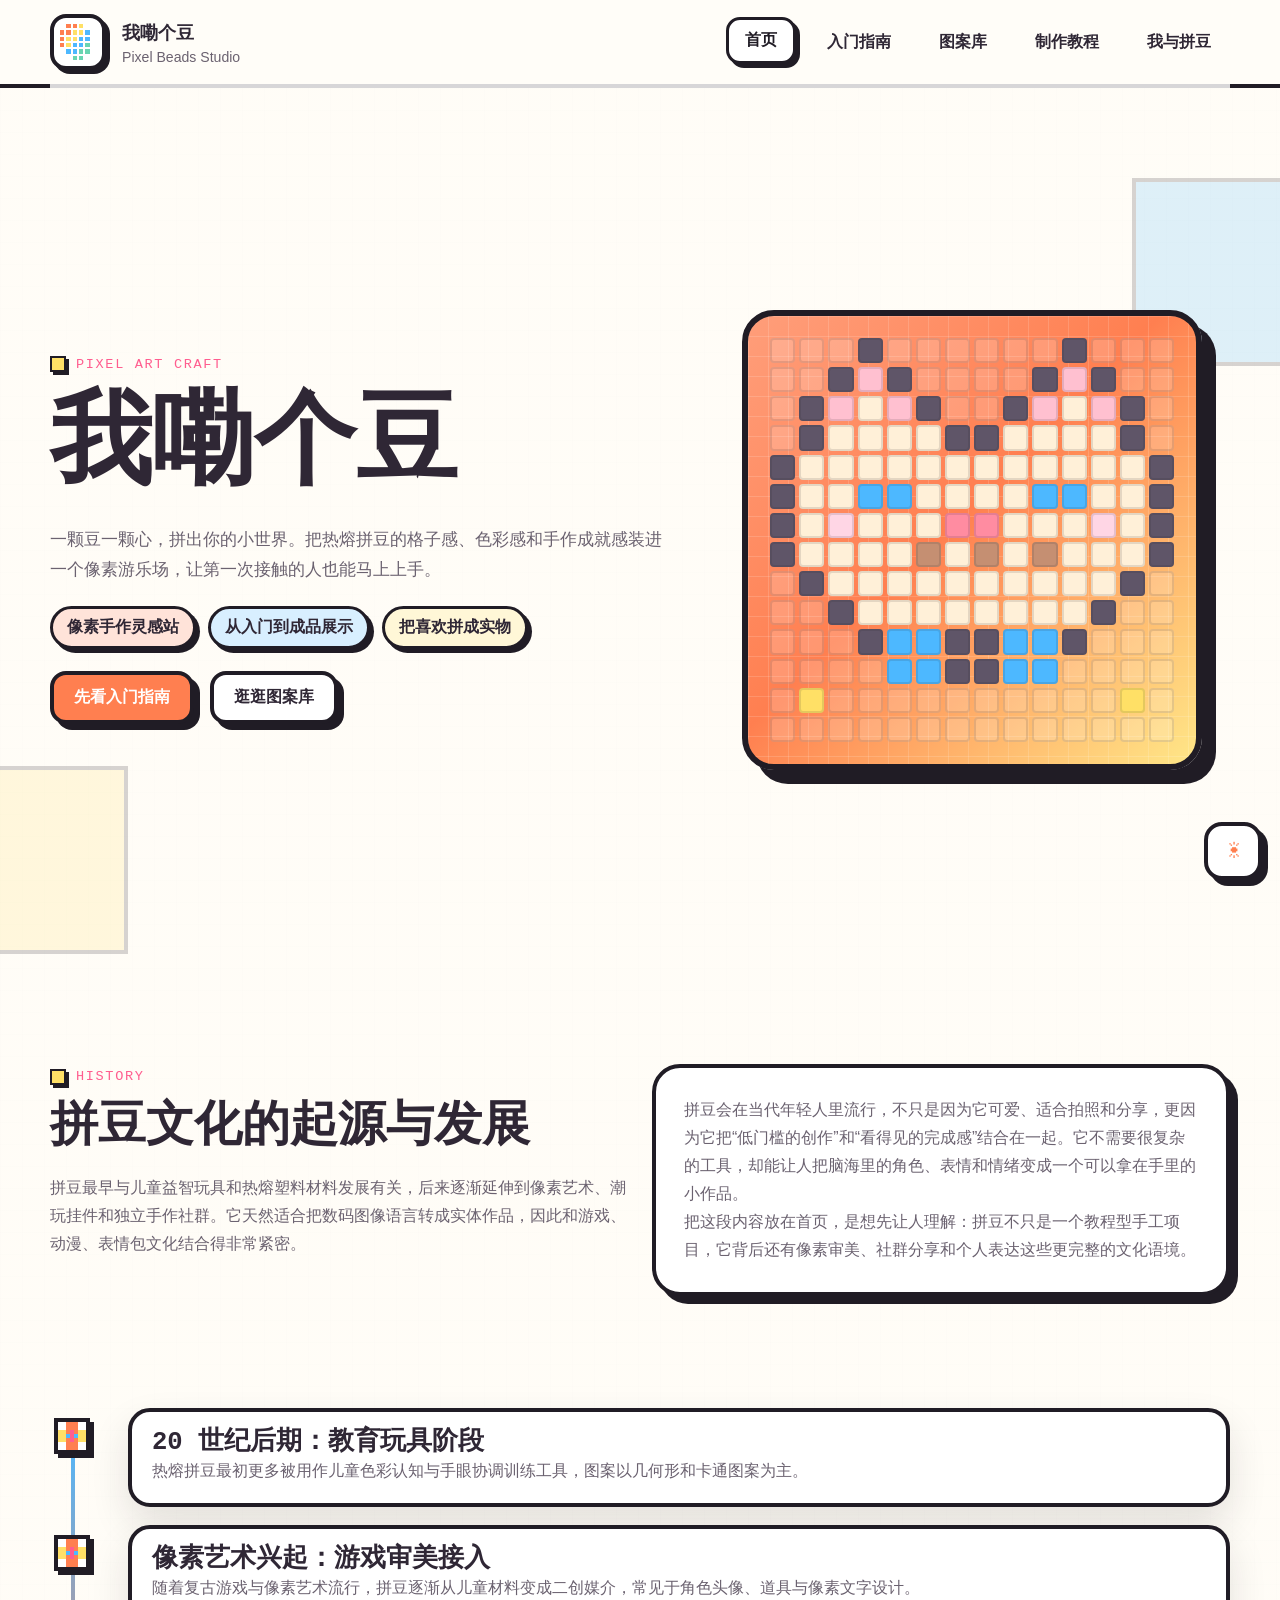
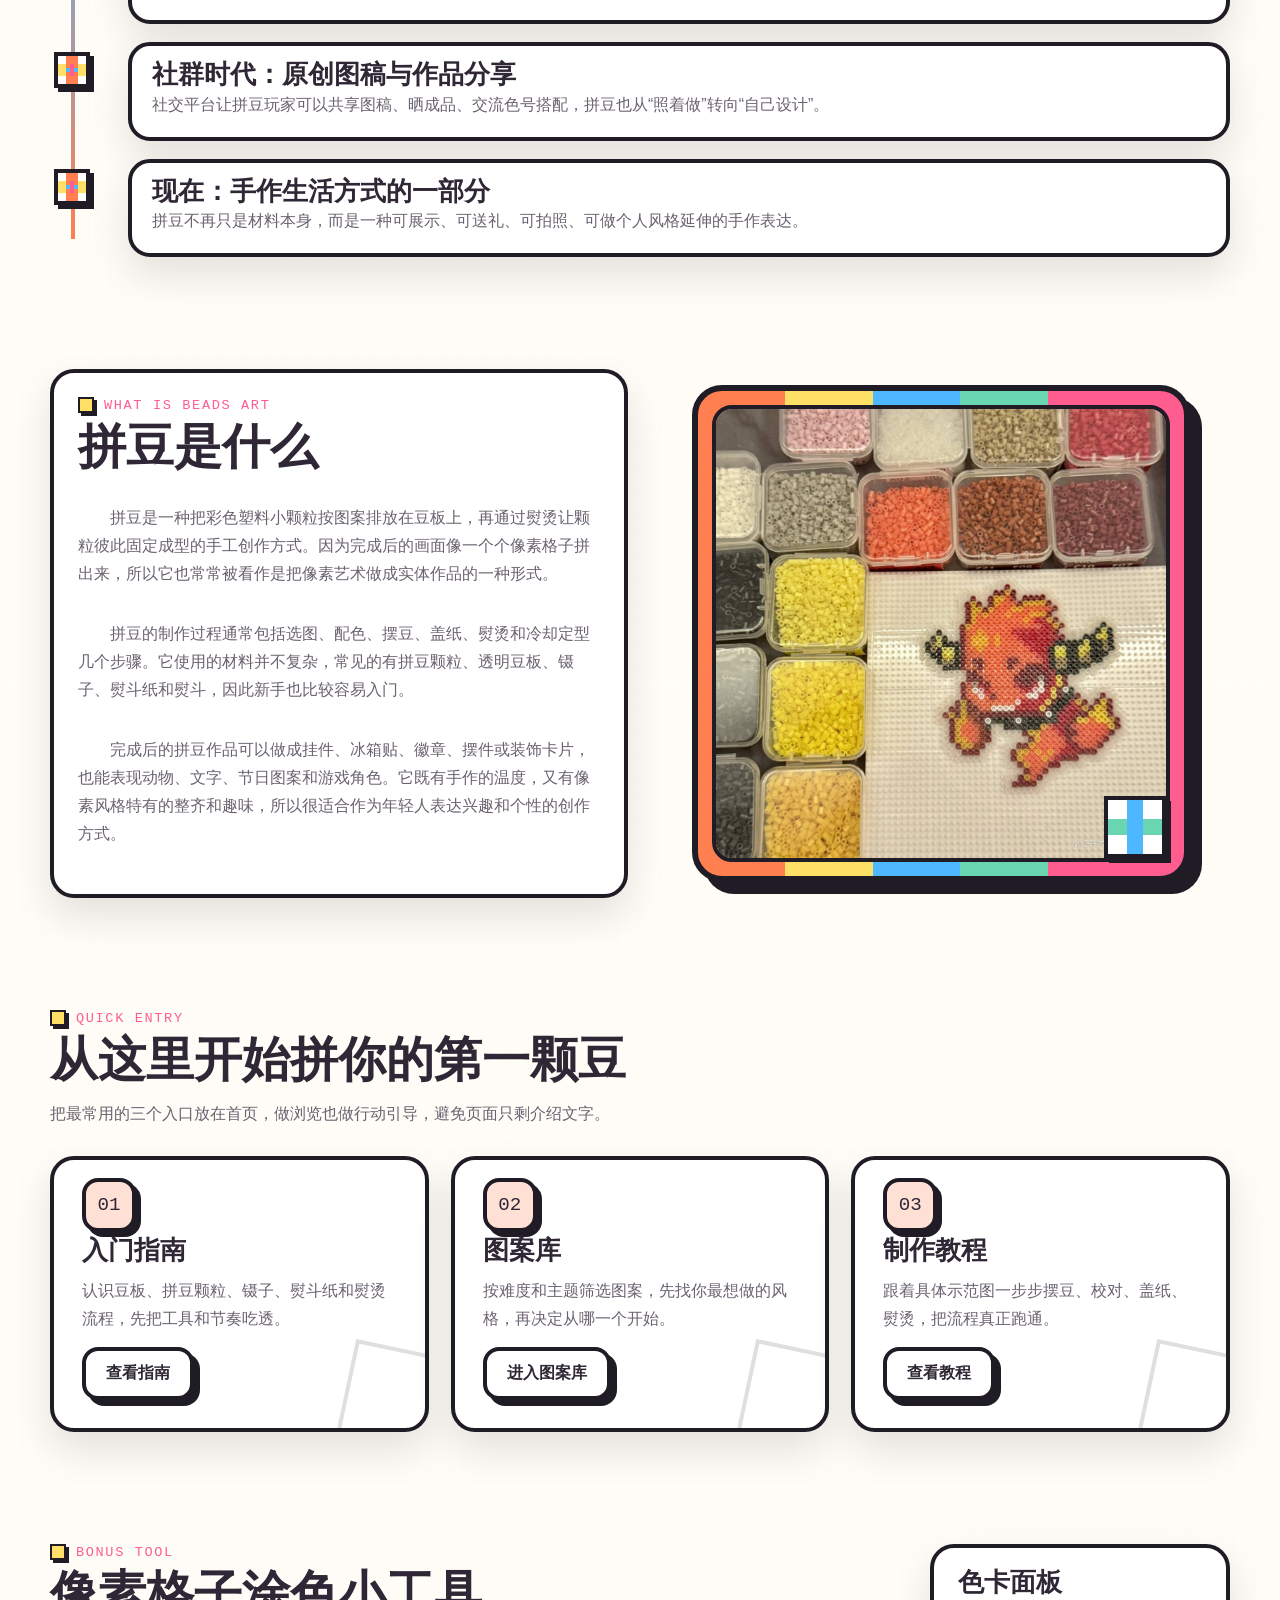
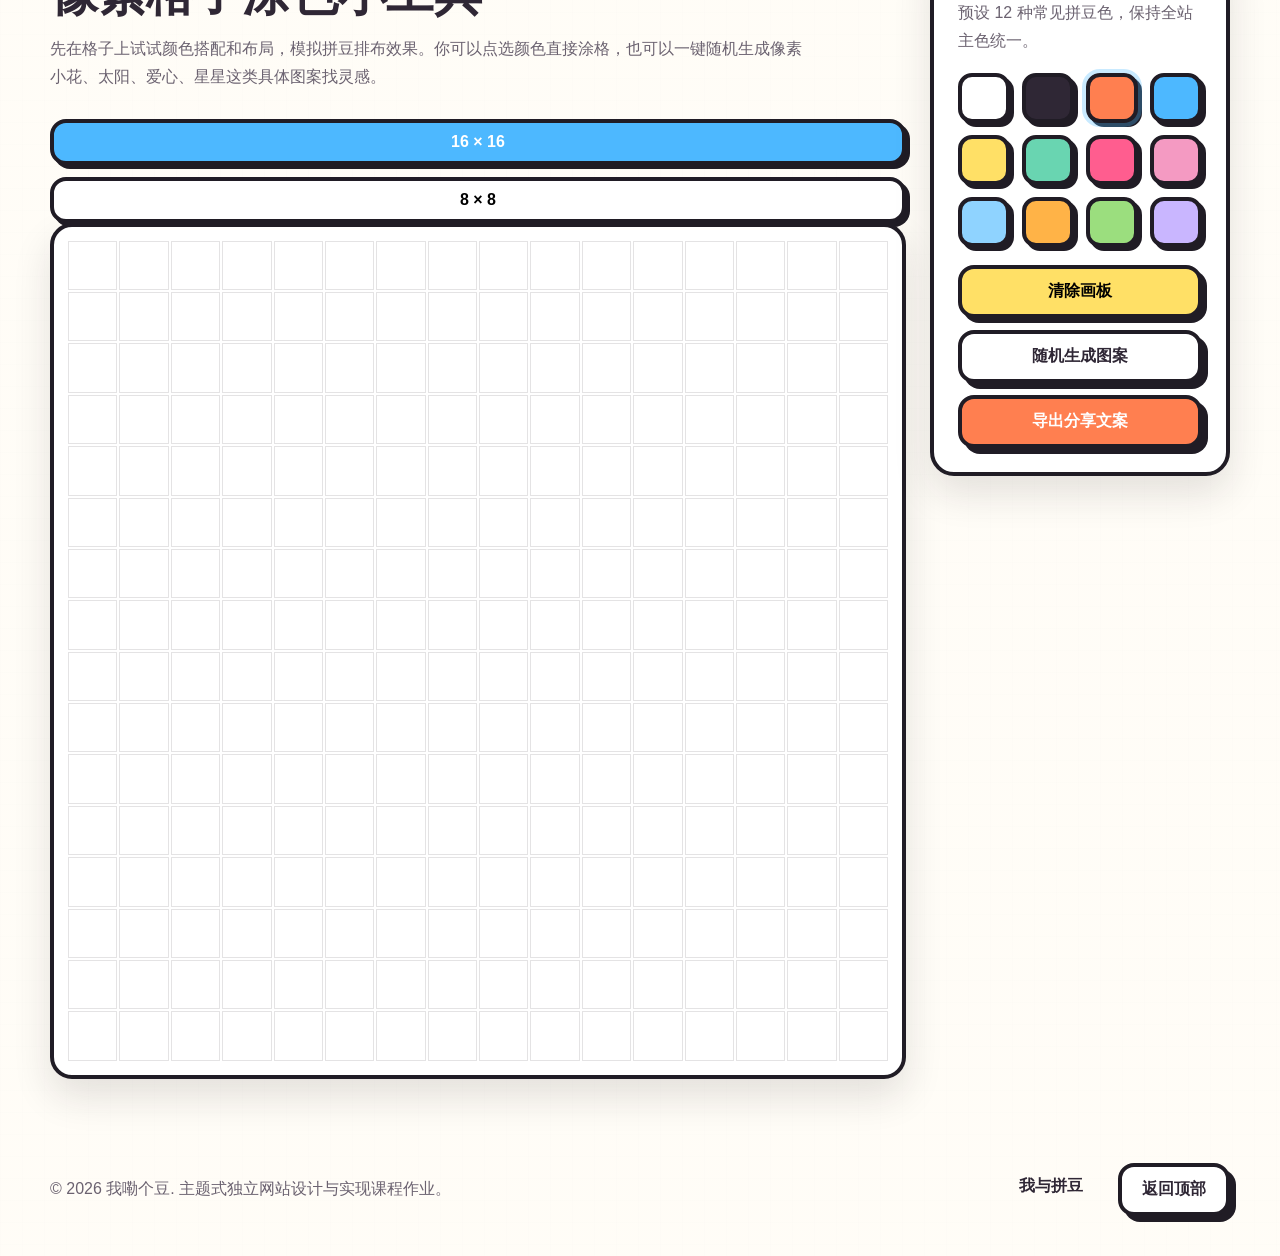
<file: index.html>
﻿<!DOCTYPE html>
<html lang="zh-CN" data-theme="light">
<head>
  <meta charset="UTF-8">
  <meta name="viewport" content="width=device-width, initial-scale=1.0">
  <title>我嘞个豆 | 拼豆手作主题站</title>
  <meta name="description" content="我嘞个豆是一个像素风拼豆手作主题静态网站，包含入门指南、图案库、教程与拼豆文化内容。">
  <link rel="stylesheet" href="css/style.css">
  <link rel="stylesheet" href="css/components.css">
  <link rel="stylesheet" href="css/animations.css">
</head>
<body data-page="home">
  <header class="site-header" aria-label="网站顶部导航">
    <div class="container nav-shell">
      <a class="brand" href="index.html" data-transition aria-label="返回网站首页">
        <span class="brand-mark" aria-hidden="true">
          <span></span><span class="logo-a"></span><span class="logo-a"></span><span class="logo-b"></span><span></span><span></span>
          <span class="logo-a"></span><span class="logo-a"></span><span class="logo-b"></span><span class="logo-b"></span><span class="logo-c"></span><span></span>
          <span class="logo-a"></span><span class="logo-b"></span><span class="logo-b"></span><span class="logo-c"></span><span class="logo-c"></span><span></span>
          <span class="logo-a"></span><span class="logo-b"></span><span class="logo-c"></span><span class="logo-c"></span><span class="logo-d"></span><span></span>
          <span></span><span class="logo-c"></span><span class="logo-c"></span><span class="logo-d"></span><span class="logo-d"></span><span></span>
          <span></span><span></span><span class="logo-d"></span><span class="logo-d"></span><span></span><span></span>
        </span>
        <span class="brand-text">
          <span class="brand-title">我嘞个豆</span>
          <span class="brand-subtitle">Pixel Beads Studio</span>
        </span>
      </a>
      <div class="nav-actions">
        <button class="nav-toggle" type="button" data-nav-toggle aria-label="切换导航菜单" aria-expanded="false">
          <span class="nav-toggle__bar"></span>
        </button>
      </div>
      <nav class="site-nav" aria-label="主导航">
        <a class="nav-link" href="index.html" data-nav="home" data-transition>首页</a>
        <a class="nav-link" href="guide.html" data-nav="guide" data-transition>入门指南</a>
        <a class="nav-link" href="gallery.html" data-nav="gallery" data-transition>图案库</a>
        <a class="nav-link" href="tutorial.html" data-nav="tutorial" data-transition>制作教程</a>
        <a class="nav-link" href="about.html" data-nav="about" data-transition>我与拼豆</a>
      </nav>
      <div class="scroll-progress" aria-hidden="true">
        <span class="scroll-progress__bar" data-scroll-bar></span>
      </div>
    </div>
  </header>

  <button class="theme-toggle" type="button" data-theme-toggle aria-label="切换网站主题"></button>

  <main>
    <section class="hero-shell" aria-label="首页主视觉区域">
      <div class="container hero-grid">
        <div class="hero-copy reveal">
          <span class="kicker">Pixel Art Craft</span>
          <h1>我嘞个豆</h1>
          <p>一颗豆一颗心，拼出你的小世界。把热熔拼豆的格子感、色彩感和手作成就感装进一个像素游乐场，让第一次接触的人也能马上上手。</p>
          <div class="stats-row" aria-label="网站亮点">
            <span class="pixel-badge" data-tone="primary">像素手作灵感站</span>
            <span class="pixel-badge" data-tone="secondary">从入门到成品展示</span>
            <span class="pixel-badge" data-tone="accent">把喜欢拼成实物</span>
          </div>
          <div class="hero-actions">
            <a class="pixel-button" href="guide.html" data-transition>先看入门指南</a>
            <a class="ghost-button" href="gallery.html" data-transition>逛逛图案库</a>
          </div>
        </div>
        <div class="hero-art reveal reveal-delay-2" aria-label="像素风主题装饰图">
          <div class="pixel-stage floaty">
            <div class="pixel-mosaic" aria-hidden="true">
              <!-- 第1行：耳朵尖 -->
              <span></span><span></span><span></span><span class="cat-outline"></span><span></span><span></span><span></span><span></span><span></span><span></span><span class="cat-outline"></span><span></span><span></span><span></span>
              <!-- 第2行：耳朵外轮廓 -->
              <span></span><span></span><span class="cat-outline"></span><span class="cat-ear"></span><span class="cat-outline"></span><span></span><span></span><span></span><span></span><span class="cat-outline"></span><span class="cat-ear"></span><span class="cat-outline"></span><span></span><span></span>
              <!-- 第3行：耳朵内侧 -->
              <span></span><span class="cat-outline"></span><span class="cat-ear"></span><span class="cat-fur"></span><span class="cat-ear"></span><span class="cat-outline"></span><span></span><span></span><span class="cat-outline"></span><span class="cat-ear"></span><span class="cat-fur"></span><span class="cat-ear"></span><span class="cat-outline"></span><span></span>
              <!-- 第4行：头顶 -->
              <span></span><span class="cat-outline"></span><span class="cat-fur"></span><span class="cat-fur"></span><span class="cat-fur"></span><span class="cat-fur"></span><span class="cat-outline"></span><span class="cat-outline"></span><span class="cat-fur"></span><span class="cat-fur"></span><span class="cat-fur"></span><span class="cat-fur"></span><span class="cat-outline"></span><span></span>
              <!-- 第5行：圆脸上半部分 -->
              <span class="cat-outline"></span><span class="cat-fur"></span><span class="cat-fur"></span><span class="cat-fur"></span><span class="cat-fur"></span><span class="cat-fur"></span><span class="cat-fur"></span><span class="cat-fur"></span><span class="cat-fur"></span><span class="cat-fur"></span><span class="cat-fur"></span><span class="cat-fur"></span><span class="cat-fur"></span><span class="cat-outline"></span>
              <!-- 第6行：眼睛和高光 -->
              <span class="cat-outline"></span><span class="cat-fur"></span><span class="cat-fur"></span><span class="cat-eye twinkle delay-1"></span><span class="cat-eye"></span><span class="cat-fur"></span><span class="cat-fur"></span><span class="cat-fur"></span><span class="cat-fur"></span><span class="cat-eye"></span><span class="cat-eye twinkle delay-3"></span><span class="cat-fur"></span><span class="cat-fur"></span><span class="cat-outline"></span>
              <!-- 第7行：脸颊和鼻子 -->
              <span class="cat-outline"></span><span class="cat-fur"></span><span class="cat-cheek"></span><span class="cat-fur"></span><span class="cat-fur"></span><span class="cat-fur"></span><span class="cat-nose twinkle delay-2"></span><span class="cat-nose"></span><span class="cat-fur"></span><span class="cat-fur"></span><span class="cat-fur"></span><span class="cat-cheek"></span><span class="cat-fur"></span><span class="cat-outline"></span>
              <!-- 第8行：嘴巴 -->
              <span class="cat-outline"></span><span class="cat-fur"></span><span class="cat-fur"></span><span class="cat-fur"></span><span class="cat-fur"></span><span class="cat-mouth"></span><span class="cat-fur"></span><span class="cat-mouth"></span><span class="cat-fur"></span><span class="cat-mouth"></span><span class="cat-fur"></span><span class="cat-fur"></span><span class="cat-fur"></span><span class="cat-outline"></span>
              <!-- 第9行：圆脸下半部分 -->
              <span></span><span class="cat-outline"></span><span class="cat-fur"></span><span class="cat-fur"></span><span class="cat-fur"></span><span class="cat-fur"></span><span class="cat-fur"></span><span class="cat-fur"></span><span class="cat-fur"></span><span class="cat-fur"></span><span class="cat-fur"></span><span class="cat-fur"></span><span class="cat-outline"></span><span></span>
              <!-- 第10行：下巴收口 -->
              <span></span><span></span><span class="cat-outline"></span><span class="cat-fur"></span><span class="cat-fur"></span><span class="cat-fur"></span><span class="cat-fur"></span><span class="cat-fur"></span><span class="cat-fur"></span><span class="cat-fur"></span><span class="cat-fur"></span><span class="cat-outline"></span><span></span><span></span>
              <!-- 第11行：小领结 -->
              <span></span><span></span><span></span><span class="cat-outline"></span><span class="tone-b"></span><span class="tone-b"></span><span class="cat-outline"></span><span class="cat-outline"></span><span class="tone-b"></span><span class="tone-b"></span><span class="cat-outline"></span><span></span><span></span><span></span>
              <!-- 第12行：领结下沿 -->
              <span></span><span></span><span></span><span></span><span class="tone-b"></span><span class="tone-b"></span><span class="cat-outline"></span><span class="cat-outline"></span><span class="tone-b"></span><span class="tone-b"></span><span></span><span></span><span></span><span></span>
              <!-- 第13行：装饰星点 -->
              <span></span><span class="tone-c twinkle delay-4"></span><span></span><span></span><span></span><span></span><span></span><span></span><span></span><span></span><span></span><span></span><span class="tone-c twinkle delay-1"></span><span></span>
              <!-- 第14行：留白 -->
              <span></span><span></span><span></span><span></span><span></span><span></span><span></span><span></span><span></span><span></span><span></span><span></span><span></span><span></span>
            </div>
          </div>
        </div>
      </div>
    </section>

    <section aria-label="拼豆文化导语">
      <div class="container grid-2">
        <div class="section-head reveal">
          <span class="kicker">History</span>
          <h2>拼豆文化的起源与发展</h2>
          <p>拼豆最早与儿童益智玩具和热熔塑料材料发展有关，后来逐渐延伸到像素艺术、潮玩挂件和独立手作社群。它天然适合把数码图像语言转成实体作品，因此和游戏、动漫、表情包文化结合得非常紧密。</p>
        </div>
        <div class="callout-panel reveal reveal-delay-2">
          <p>拼豆会在当代年轻人里流行，不只是因为它可爱、适合拍照和分享，更因为它把“低门槛的创作”和“看得见的完成感”结合在一起。它不需要很复杂的工具，却能让人把脑海里的角色、表情和情绪变成一个可以拿在手里的小作品。</p>
          <p>把这段内容放在首页，是想先让人理解：拼豆不只是一个教程型手工项目，它背后还有像素审美、社群分享和个人表达这些更完整的文化语境。</p>
        </div>
      </div>
    </section>

    <section aria-label="拼豆文化时间轴">
      <div class="container">
        <div class="timeline">
          <div class="timeline-item reveal">
            <span class="timeline-dot" aria-hidden="true"></span>
            <div class="timeline-card">
              <h3>20 世纪后期：教育玩具阶段</h3>
              <p>热熔拼豆最初更多被用作儿童色彩认知与手眼协调训练工具，图案以几何形和卡通图案为主。</p>
            </div>
          </div>
          <div class="timeline-item reveal reveal-delay-1">
            <span class="timeline-dot" aria-hidden="true"></span>
            <div class="timeline-card">
              <h3>像素艺术兴起：游戏审美接入</h3>
              <p>随着复古游戏与像素艺术流行，拼豆逐渐从儿童材料变成二创媒介，常见于角色头像、道具与像素文字设计。</p>
            </div>
          </div>
          <div class="timeline-item reveal reveal-delay-2">
            <span class="timeline-dot" aria-hidden="true"></span>
            <div class="timeline-card">
              <h3>社群时代：原创图稿与作品分享</h3>
              <p>社交平台让拼豆玩家可以共享图稿、晒成品、交流色号搭配，拼豆也从“照着做”转向“自己设计”。</p>
            </div>
          </div>
          <div class="timeline-item reveal reveal-delay-3">
            <span class="timeline-dot" aria-hidden="true"></span>
            <div class="timeline-card">
              <h3>现在：手作生活方式的一部分</h3>
              <p>拼豆不再只是材料本身，而是一种可展示、可送礼、可拍照、可做个人风格延伸的手作表达。</p>
            </div>
          </div>
        </div>
      </div>
    </section>

    <section aria-label="拼豆介绍区域">
      <div class="container grid-2">
        <article class="intro-card hover-lift reveal">
          <div class="section-head">
            <span class="kicker">What Is Beads Art</span>
            <h2>拼豆是什么</h2>
          </div>
          <div class="info-cluster intro-copy">
            <p>拼豆是一种把彩色塑料小颗粒按图案排放在豆板上，再通过熨烫让颗粒彼此固定成型的手工创作方式。因为完成后的画面像一个个像素格子拼出来，所以它也常常被看作是把像素艺术做成实体作品的一种形式。</p>
            <p>拼豆的制作过程通常包括选图、配色、摆豆、盖纸、熨烫和冷却定型几个步骤。它使用的材料并不复杂，常见的有拼豆颗粒、透明豆板、镊子、熨斗纸和熨斗，因此新手也比较容易入门。</p>
            <p>完成后的拼豆作品可以做成挂件、冰箱贴、徽章、摆件或装饰卡片，也能表现动物、文字、节日图案和游戏角色。它既有手作的温度，又有像素风格特有的整齐和趣味，所以很适合作为年轻人表达兴趣和个性的创作方式。</p>
          </div>
        </article>
        <figure class="image-card img-skeleton reveal reveal-delay-2">
          <img loading="lazy" src="images/banner/intro-main.jpg" alt="拼豆手作氛围图，展示拼豆材料和制作场景">
        </figure>
      </div>
    </section>

    <section aria-label="功能入口区域">
      <div class="container">
        <div class="section-head reveal">
          <span class="kicker">Quick Entry</span>
          <h2>从这里开始拼你的第一颗豆</h2>
          <p>把最常用的三个入口放在首页，做浏览也做行动引导，避免页面只剩介绍文字。</p>
        </div>
        <div class="entry-grid">
          <article class="entry-card card hover-lift reveal reveal-delay-1">
            <div class="entry-icon">01</div>
            <h3>入门指南</h3>
            <p>认识豆板、拼豆颗粒、镊子、熨斗纸和熨烫流程，先把工具和节奏吃透。</p>
            <a class="ghost-button" href="guide.html" data-transition>查看指南</a>
          </article>
          <article class="entry-card card hover-lift reveal reveal-delay-2">
            <div class="entry-icon">02</div>
            <h3>图案库</h3>
            <p>按难度和主题筛选图案，先找你最想做的风格，再决定从哪一个开始。</p>
            <a class="ghost-button" href="gallery.html" data-transition>进入图案库</a>
          </article>
          <article class="entry-card card hover-lift reveal reveal-delay-3">
            <div class="entry-icon">03</div>
            <h3>制作教程</h3>
            <p>跟着具体示范图一步步摆豆、校对、盖纸、熨烫，把流程真正跑通。</p>
            <a class="ghost-button" href="tutorial.html" data-transition>查看教程</a>
          </article>
        </div>
      </div>
    </section>

    <section aria-label="像素格子涂色工具区域">
      <div class="container tool-layout">
        <div class="reveal">
          <div class="section-head">
            <span class="kicker">Bonus Tool</span>
            <h2>像素格子涂色小工具</h2>
            <p>先在格子上试试颜色搭配和布局，模拟拼豆排布效果。你可以点选颜色直接涂格，也可以一键随机生成像素小花、太阳、爱心、星星这类具体图案找灵感。</p>
          </div>
          <div class="grid-switcher" data-grid-switcher aria-label="切换画板格子尺寸">
            <button class="grid-toggle is-active" type="button" data-grid-size="16">16 × 16</button>
            <button class="grid-toggle" type="button" data-grid-size="8">8 × 8</button>
          </div>
          <div class="pixel-tool-board" data-pixel-board aria-label="像素涂色板"></div>
        </div>
        <aside class="toolbox reveal reveal-delay-2">
          <div>
            <h3>色卡面板</h3>
            <p>预设 12 种常见拼豆色，保持全站主色统一。</p>
          </div>
          <div class="swatch-grid" data-pixel-palette></div>
          <div class="tool-controls">
            <button class="tool-button" type="button" data-tool-clear>清除画板</button>
            <button class="ghost-button" type="button" data-tool-random>随机生成图案</button>
            <button class="pixel-button" type="button" data-tool-export>导出分享文案</button>
          </div>
        </aside>
      </div>
    </section>
  </main>

  <div class="modal" data-export-modal aria-label="导出提示框" role="dialog" aria-modal="true">
    <div class="modal-card">
      <button class="export-close" type="button" data-export-close aria-label="关闭导出提示">×</button>
      <h3>像素画导出提示</h3>
      <p data-export-text>我用[0]种颜色画了一幅像素画！</p>
    </div>
  </div>

  <footer class="site-footer">
    <div class="container footer-meta">
      <p>© 2026 我嘞个豆. 主题式独立网站设计与实现课程作业。</p>
      <div class="inline-actions">
        <a class="nav-link" href="about.html" data-transition>我与拼豆</a>
        <button class="ghost-button" type="button" data-back-top>返回顶部</button>
      </div>
    </div>
  </footer>

  <script src="js/main.js"></script>
  <script src="js/pixel-tool.js"></script>
</body>
</html>
</file>
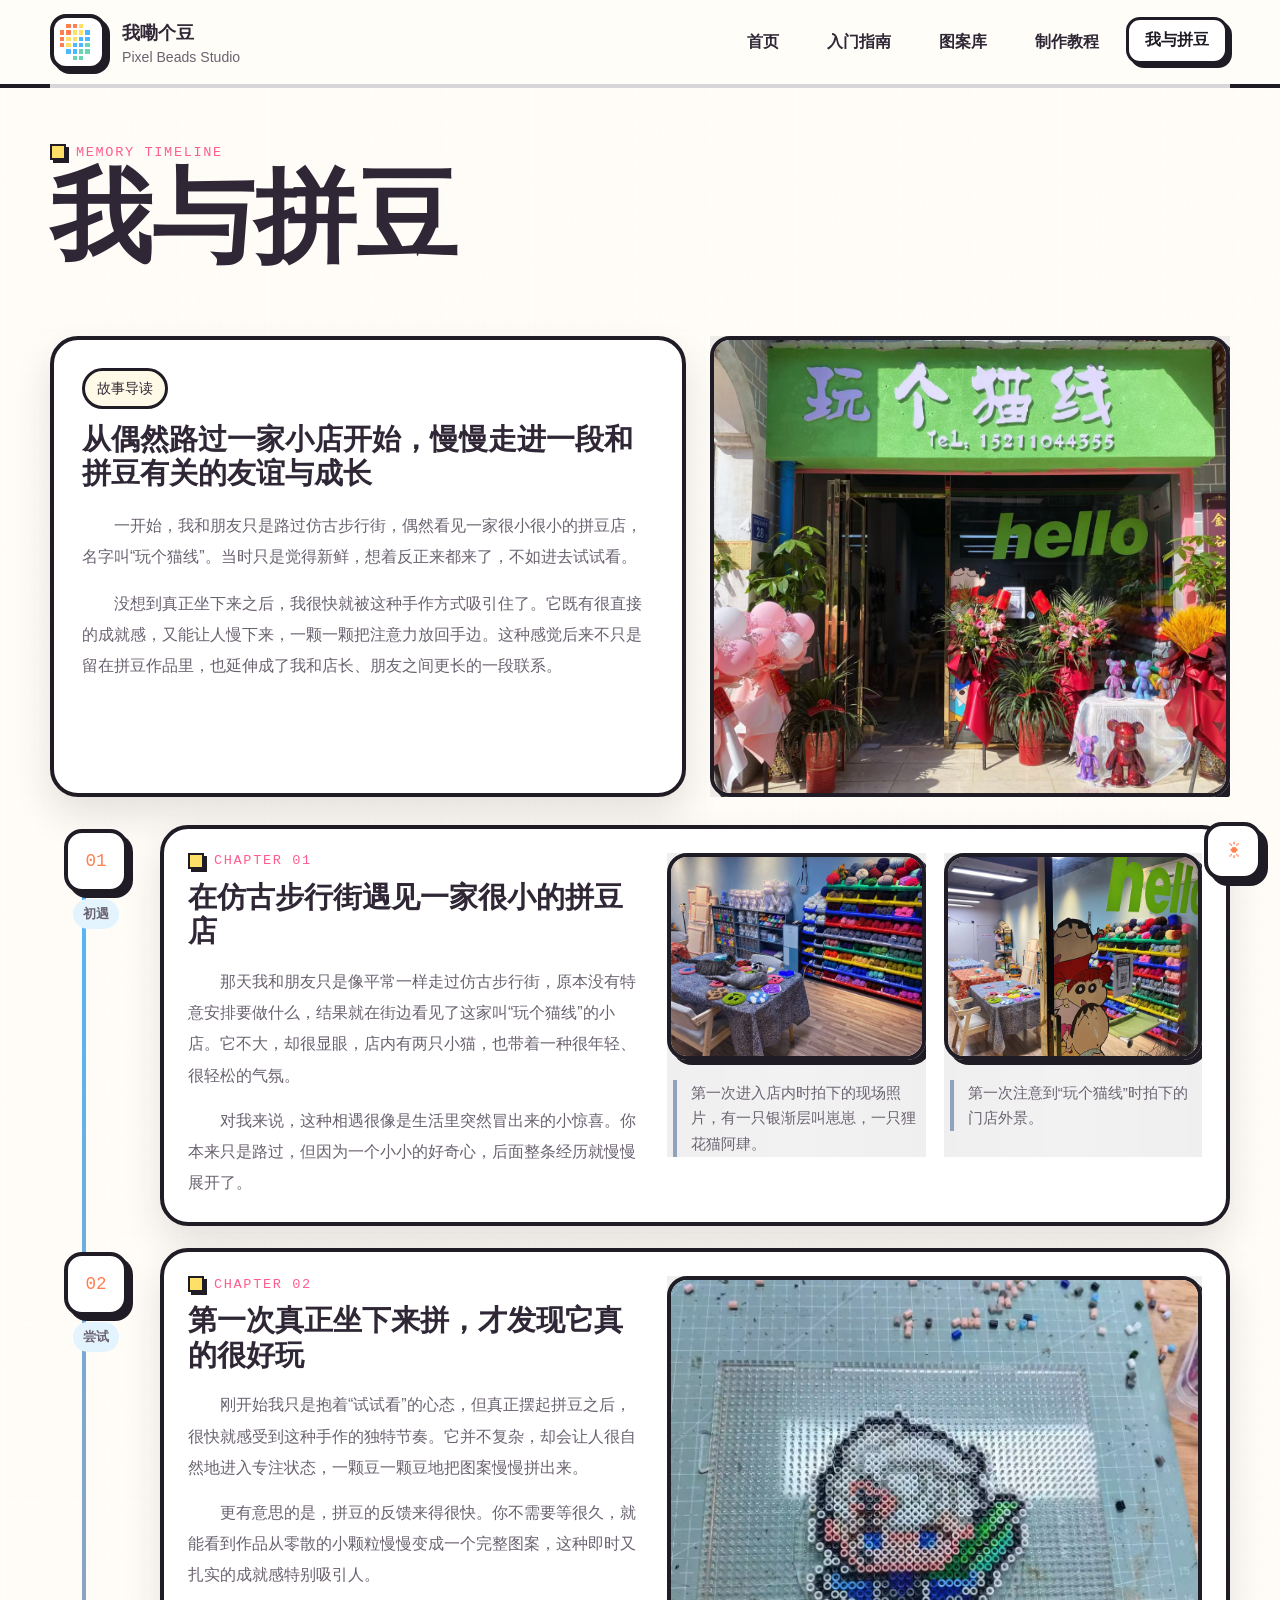
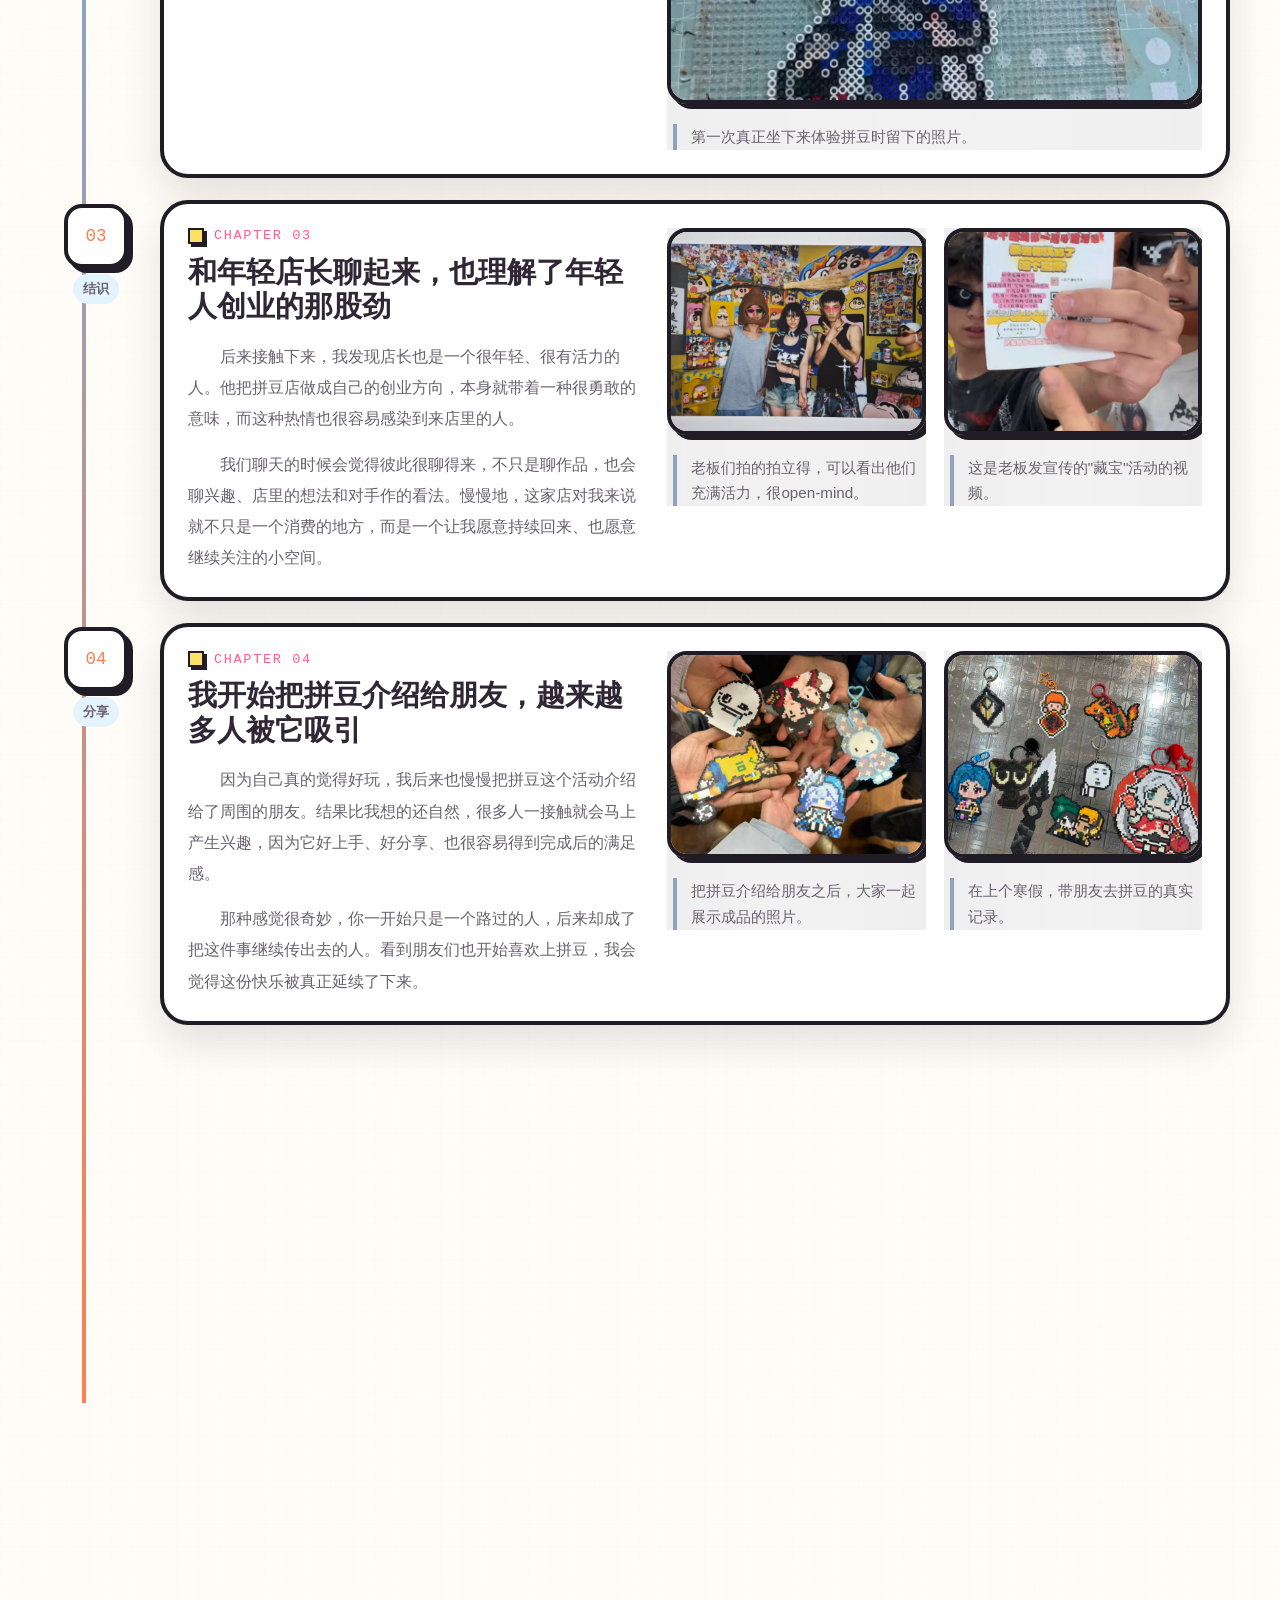
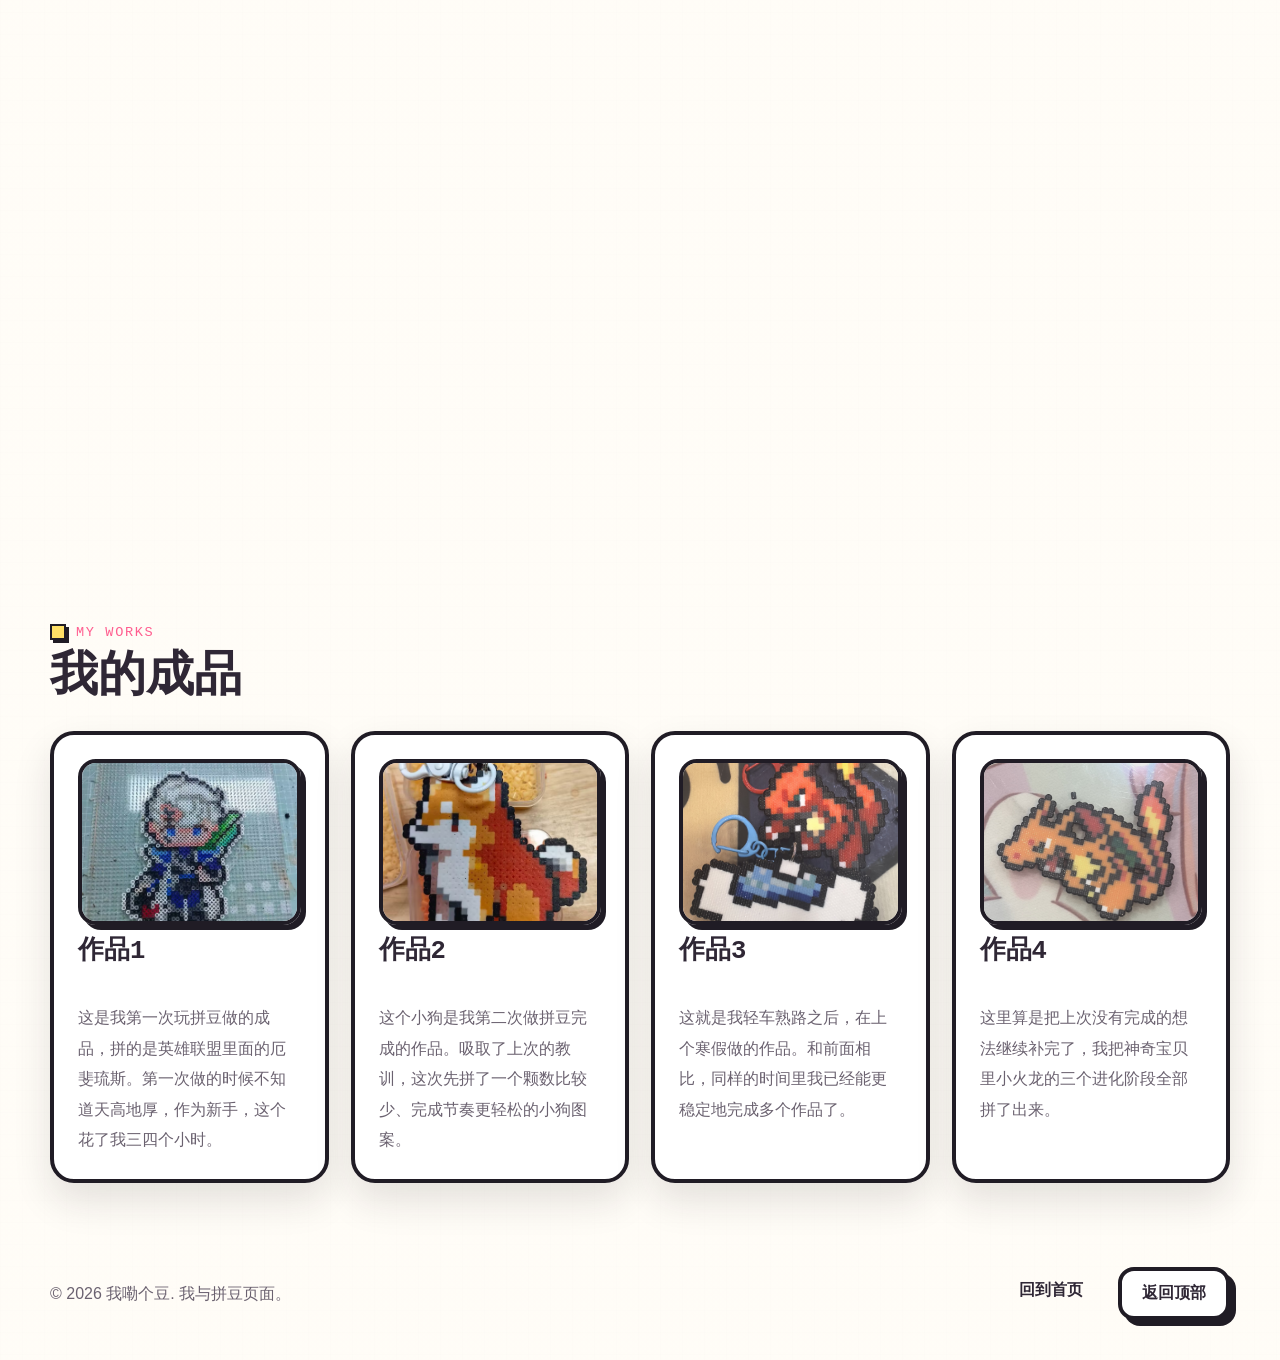
<file: about.html>
﻿<!DOCTYPE html>
<html lang="zh-CN" data-theme="light">
<head>
  <meta charset="UTF-8">
  <meta name="viewport" content="width=device-width, initial-scale=1.0">
  <title>我与拼豆 | 我嘞个豆</title>
  <meta name="description" content="按时间线记录我与拼豆的相遇、分享、成长与友谊故事。">
  <link rel="stylesheet" href="css/style.css">
  <link rel="stylesheet" href="css/components.css">
  <link rel="stylesheet" href="css/animations.css">
</head>
<body data-page="about">
  <header class="site-header" aria-label="网站顶部导航">
    <div class="container nav-shell">
      <a class="brand" href="index.html" data-transition aria-label="返回网站首页">
        <span class="brand-mark" aria-hidden="true">
          <span></span><span class="logo-a"></span><span class="logo-a"></span><span class="logo-b"></span><span></span><span></span>
          <span class="logo-a"></span><span class="logo-a"></span><span class="logo-b"></span><span class="logo-b"></span><span class="logo-c"></span><span></span>
          <span class="logo-a"></span><span class="logo-b"></span><span class="logo-b"></span><span class="logo-c"></span><span class="logo-c"></span><span></span>
          <span class="logo-a"></span><span class="logo-b"></span><span class="logo-c"></span><span class="logo-c"></span><span class="logo-d"></span><span></span>
          <span></span><span class="logo-c"></span><span class="logo-c"></span><span class="logo-d"></span><span class="logo-d"></span><span></span>
          <span></span><span></span><span class="logo-d"></span><span class="logo-d"></span><span></span><span></span>
        </span>
        <span class="brand-text">
          <span class="brand-title">我嘞个豆</span>
          <span class="brand-subtitle">Pixel Beads Studio</span>
        </span>
      </a>
      <div class="nav-actions">
        <button class="nav-toggle" type="button" data-nav-toggle aria-label="切换导航菜单" aria-expanded="false">
          <span class="nav-toggle__bar"></span>
        </button>
      </div>
      <nav class="site-nav" aria-label="主导航">
        <a class="nav-link" href="index.html" data-nav="home" data-transition>首页</a>
        <a class="nav-link" href="guide.html" data-nav="guide" data-transition>入门指南</a>
        <a class="nav-link" href="gallery.html" data-nav="gallery" data-transition>图案库</a>
        <a class="nav-link" href="tutorial.html" data-nav="tutorial" data-transition>制作教程</a>
        <a class="nav-link" href="about.html" data-nav="about" data-transition>我与拼豆</a>
      </nav>
      <div class="scroll-progress" aria-hidden="true">
        <span class="scroll-progress__bar" data-scroll-bar></span>
      </div>
    </div>
  </header>

  <button class="theme-toggle" type="button" data-theme-toggle aria-label="切换网站主题"></button>

  <main>
    <section aria-label="我与拼豆的故事时间线">
      <div class="container story-journey">
        <div class="section-head reveal">
          <span class="kicker">Memory Timeline</span>
          <h1>我与拼豆</h1>
         </div>

        <div class="story-lead reveal reveal-delay-1">
          <article class="story-lead__main">
            <span class="story-lead__tag">故事导读</span>
            <h2>从偶然路过一家小店开始，慢慢走进一段和拼豆有关的友谊与成长</h2>
            <p>一开始，我和朋友只是路过仿古步行街，偶然看见一家很小很小的拼豆店，名字叫“玩个猫线”。当时只是觉得新鲜，想着反正来都来了，不如进去试试看。</p>
            <p>没想到真正坐下来之后，我很快就被这种手作方式吸引住了。它既有很直接的成就感，又能让人慢下来，一颗一颗把注意力放回手边。这种感觉后来不只是留在拼豆作品里，也延伸成了我和店长、朋友之间更长的一段联系。</p>
          </article>

          <figure class="story-film story-film--single" aria-label="故事导览图片区">
            <figure class="journey-shot img-skeleton">
              <img class="journey-photo journey-photo--tall" loading="lazy" src="images/我与拼豆/店铺门面.jpg" alt="玩个猫线店铺门头照片">
            </figure>
          </figure>
        </div>
        <div class="journey-timeline" aria-label="我与拼豆的时间线故事">
          <article class="journey-item reveal">
            <div class="journey-index" aria-hidden="true">
              <span>01</span>
              <small>初遇</small>
            </div>
            <div class="journey-card">
              <div class="journey-copy">
                <span class="kicker">Chapter 01</span>
                <h2>在仿古步行街遇见一家很小的拼豆店</h2>
                <p>那天我和朋友只是像平常一样走过仿古步行街，原本没有特意安排要做什么，结果就在街边看见了这家叫“玩个猫线”的小店。它不大，却很显眼，店内有两只小猫，也带着一种很年轻、很轻松的气氛。</p>
                <p>对我来说，这种相遇很像是生活里突然冒出来的小惊喜。你本来只是路过，但因为一个小小的好奇心，后面整条经历就慢慢展开了。</p>
              </div>
              <div class="journey-gallery" aria-label="初遇阶段照片组">
                <figure class="journey-shot img-skeleton">
                  <img class="journey-photo" loading="lazy" src="images/我与拼豆/1.1.jpg" alt="我与拼豆 Chapter 1 第一张照片">
                  <figcaption>第一次进入店内时拍下的现场照片，有一只银渐层叫崽崽，一只狸花猫阿肆。</figcaption>
                </figure>
                <figure class="journey-shot img-skeleton">
                  <img class="journey-photo" loading="lazy" src="images/我与拼豆/1.2.jpg" alt="我与拼豆 Chapter 1 第二张照片">
                  <figcaption>第一次注意到“玩个猫线”时拍下的门店外景。</figcaption>
                </figure>
              </div>
            </div>
          </article>

          <article class="journey-item reveal reveal-delay-1">
            <div class="journey-index" aria-hidden="true">
              <span>02</span>
              <small>尝试</small>
            </div>
            <div class="journey-card">
              <div class="journey-copy">
                <span class="kicker">Chapter 02</span>
                <h2>第一次真正坐下来拼，才发现它真的很好玩</h2>
                <p>刚开始我只是抱着“试试看”的心态，但真正摆起拼豆之后，很快就感受到这种手作的独特节奏。它并不复杂，却会让人很自然地进入专注状态，一颗豆一颗豆地把图案慢慢拼出来。</p>
                <p>更有意思的是，拼豆的反馈来得很快。你不需要等很久，就能看到作品从零散的小颗粒慢慢变成一个完整图案，这种即时又扎实的成就感特别吸引人。</p>
              </div>
              <div class="journey-gallery" aria-label="第一次尝试阶段照片组">
                <figure class="journey-shot img-skeleton">
                  <img class="journey-photo" loading="lazy" src="images/我与拼豆/2.1.jpg" alt="我与拼豆 Chapter 2 唯一照片">
                  <figcaption>第一次真正坐下来体验拼豆时留下的照片。</figcaption>
                </figure>
              </div>
            </div>
          </article>

          <article class="journey-item reveal reveal-delay-2">
            <div class="journey-index" aria-hidden="true">
              <span>03</span>
              <small>结识</small>
            </div>
            <div class="journey-card">
              <div class="journey-copy">
                <span class="kicker">Chapter 03</span>
                <h2>和年轻店长聊起来，也理解了年轻人创业的那股劲</h2>
                <p>后来接触下来，我发现店长也是一个很年轻、很有活力的人。他把拼豆店做成自己的创业方向，本身就带着一种很勇敢的意味，而这种热情也很容易感染到来店里的人。</p>
                <p>我们聊天的时候会觉得彼此很聊得来，不只是聊作品，也会聊兴趣、店里的想法和对手作的看法。慢慢地，这家店对我来说就不只是一个消费的地方，而是一个让我愿意持续回来、也愿意继续关注的小空间。</p>
              </div>
              <div class="journey-gallery" aria-label="认识店长阶段照片组">
                <figure class="journey-shot img-skeleton">
                  <img class="journey-photo" loading="lazy" src="images/我与拼豆/3.1.jpg" alt="我与拼豆 Chapter 3 第一张照片">
                  <figcaption>老板们拍的拍立得，可以看出他们充满活力，很open-mind。</figcaption>
                </figure>
                <figure class="journey-shot img-skeleton">
                  <img class="journey-photo" loading="lazy" src="images/我与拼豆/3.2.jpg" alt="我与拼豆 Chapter 3 第二张照片">
                  <figcaption>这是老板发宣传的"藏宝"活动的视频。</figcaption>
                </figure>
              </div>
            </div>
          </article>

          <article class="journey-item reveal reveal-delay-3">
            <div class="journey-index" aria-hidden="true">
              <span>04</span>
              <small>分享</small>
            </div>
            <div class="journey-card">
              <div class="journey-copy">
                <span class="kicker">Chapter 04</span>
                <h2>我开始把拼豆介绍给朋友，越来越多人被它吸引</h2>
                <p>因为自己真的觉得好玩，我后来也慢慢把拼豆这个活动介绍给了周围的朋友。结果比我想的还自然，很多人一接触就会马上产生兴趣，因为它好上手、好分享、也很容易得到完成后的满足感。</p>
                <p>那种感觉很奇妙，你一开始只是一个路过的人，后来却成了把这件事继续传出去的人。看到朋友们也开始喜欢上拼豆，我会觉得这份快乐被真正延续了下来。</p>
              </div>
              <div class="journey-gallery" aria-label="分享给朋友阶段照片组">
                <figure class="journey-shot img-skeleton">
                  <img class="journey-photo" loading="lazy" src="images/我与拼豆/4.1.jpg" alt="我与拼豆 Chapter 4 第一张照片">
                  <figcaption>把拼豆介绍给朋友之后，大家一起展示成品的照片。</figcaption>
                </figure>
                <figure class="journey-shot img-skeleton">
                  <img class="journey-photo" loading="lazy" src="images/我与拼豆/4.2.jpg" alt="我与拼豆 Chapter 4 第二张照片">
                  <figcaption>在上个寒假，带朋友去拼豆的真实记录。</figcaption>
                </figure>
              </div>
            </div>
          </article>

          <article class="journey-item reveal reveal-delay-4">
            <div class="journey-index" aria-hidden="true">
              <span>05</span>
              <small>成长</small>
            </div>
            <div class="journey-card">
              <div class="journey-copy">
                <span class="kicker">Chapter 05</span>
                <h2>看见店铺多开了几家，我也收到了属于自己的正向反馈</h2>
                <p>后来店长的店慢慢又多开了一家，我会真心替他高兴。因为在这个过程中，我既是被这家店吸引的人，也是把它介绍给别人、让更多人知道它的人。</p>
                <p>这种感受很特别。拼豆不只是给年轻人多了一种娱乐方式，让人沉下心、快速获得成就感，它还让我在和店长的友谊、和朋友的分享里，真实感受到“我也做成了一件有意义的事”。</p>
              </div>
              <div class="journey-gallery" aria-label="见证成长阶段照片组">
                <figure class="journey-shot img-skeleton">
                  <img class="journey-photo" loading="lazy" src="images/我与拼豆/5.1.jpg" alt="我与拼豆 Chapter 5 第一张照片">
                  <figcaption>店铺继续成长之后的记录，也对应我看到新变化时的欣慰感。</figcaption>
                </figure>
                <figure class="journey-shot img-skeleton">
                  <img class="journey-photo" loading="lazy" src="images/我与拼豆/5.2.jpg" alt="我与拼豆 Chapter 5 第二张照片">
                  <figcaption>这一张展示的是他们开的更大的店面。</figcaption>
                </figure>
              </div>
            </div>
          </article>
        </div>

        <article class="journey-conclusion reveal">
          <div class="journey-conclusion__copy">
            <span class="kicker">Final Note</span>
            <h2>拼豆给我的，不只是作品本身</h2>
            <p>回头看这段经历，我会觉得拼豆真正珍贵的地方，不只是“做出了几个成品”，而是它把专注、分享、友谊和正向反馈都串在了一起。它让年轻人之间多了一种可以一起沉下心来的娱乐方式，也让我从一段偶然的相遇里，收获了持续很久的连接。</p>
            <div class="journey-reflection" aria-label="最终收束总结">
              <div class="journey-reflection__lead">
                <span class="journey-reflection__tag">这段经历留下了什么</span>
                <p>如果把整条故事线缩成几个关键词，那我最想留下来的不是“我做了多少作品”，而是这些作品之外真正发生过的变化。</p>
              </div>
              <div class="journey-reflection__grid" role="list" aria-label="最终收获总结">
                <div class="journey-reflection__item" role="listitem">
                  <strong>一次偶然的开始</strong>
                  <p>最开始只是路过步行街，但正是这种偶然，让后面的一切慢慢发生。</p>
                </div>
                <div class="journey-reflection__item" role="listitem">
                  <strong>一段真实的连接</strong>
                  <p>我和店长、朋友之间的关系，也因为拼豆这件事被慢慢串联了起来。</p>
                </div>
                <div class="journey-reflection__item" role="listitem">
                  <strong>一种稳定的反馈</strong>
                  <p>从作品完成，到店铺成长，再到把它介绍给别人，我能感受到很明确的正向回应。</p>
                </div>
              </div>
              <blockquote class="journey-reflection__quote">
                拼豆对我来说，已经不只是一个手工活动，而是一段我愿意反复回想、也愿意继续分享给别人的经历。
              </blockquote>
            </div>
          </div>
          <div class="journey-conclusion__points">
            <div class="journey-point">沉下心来：拼豆会逼着人把注意力放回手边。</div>
            <div class="journey-point">成就感很快：做完一个图案，反馈非常直接。</div>
            <div class="journey-point">关系被连接：我和店长、朋友之间都因此多了一层联系。</div>
            <div class="journey-point">年轻人创业：看见别人认真做一件事，也会给自己力量。</div>
          </div>
        </article>
      </div>
    </section>

    <section aria-label="我的拼豆成品展示区域">
      <div class="container">
        <div class="section-head reveal">
          <span class="kicker">My Works</span>
          <h2>我的成品</h2>
        </div>
        <div class="showcase-grid">
          <article class="showcase-card hover-lift reveal reveal-delay-1">
            <figure class="work-photo img-skeleton">
              <img loading="lazy" src="images/我的成品/1.jpg" alt="我的拼豆成品作品一，英雄联盟厄斐琉斯主题拼豆">
            </figure>
            <div class="showcase-copy">
              <h3>作品1</h3>
              <p>这是我第一次玩拼豆做的成品，拼的是英雄联盟里面的厄斐琉斯。第一次做的时候不知道天高地厚，作为新手，这个花了我三四个小时。</p>
            </div>
          </article>
          <article class="showcase-card hover-lift reveal reveal-delay-2">
            <figure class="work-photo img-skeleton">
              <img loading="lazy" src="images/我的成品/2.jpg" alt="我的拼豆成品作品二，小狗主题拼豆">
            </figure>
            <div class="showcase-copy">
              <h3>作品2</h3>
              <p>这个小狗是我第二次做拼豆完成的作品。吸取了上次的教训，这次先拼了一个颗数比较少、完成节奏更轻松的小狗图案。</p>
            </div>
          </article>
          <article class="showcase-card hover-lift reveal reveal-delay-3">
            <figure class="work-photo img-skeleton">
              <img loading="lazy" src="images/我的成品/3.jpg" alt="我的拼豆成品作品三，熟练后完成的花朵主题拼豆">
            </figure>
            <div class="showcase-copy">
              <h3>作品3</h3>
              <p>这就是我轻车熟路之后，在上个寒假做的作品。和前面相比，同样的时间里我已经能更稳定地完成多个作品了。</p>
            </div>
          </article>
          <article class="showcase-card hover-lift reveal reveal-delay-4">
            <figure class="work-photo img-skeleton">
              <img loading="lazy" src="images/我的成品/4.jpg" alt="我的拼豆成品作品四，神奇宝贝小火龙三段进化拼豆">
            </figure>
            <div class="showcase-copy">
              <h3>作品4</h3>
              <p>这里算是把上次没有完成的想法继续补完了，我把神奇宝贝里小火龙的三个进化阶段全部拼了出来。</p>
            </div>
          </article>
        </div>
      </div>
    </section>
  </main>

  <footer class="site-footer">
    <div class="container footer-meta">
      <p>© 2026 我嘞个豆. 我与拼豆页面。</p>
      <div class="inline-actions">
        <a class="nav-link" href="index.html" data-transition>回到首页</a>
        <button class="ghost-button" type="button" data-back-top>返回顶部</button>
      </div>
    </div>
  </footer>

  <script src="js/main.js"></script>
</body>
</html>
</file>
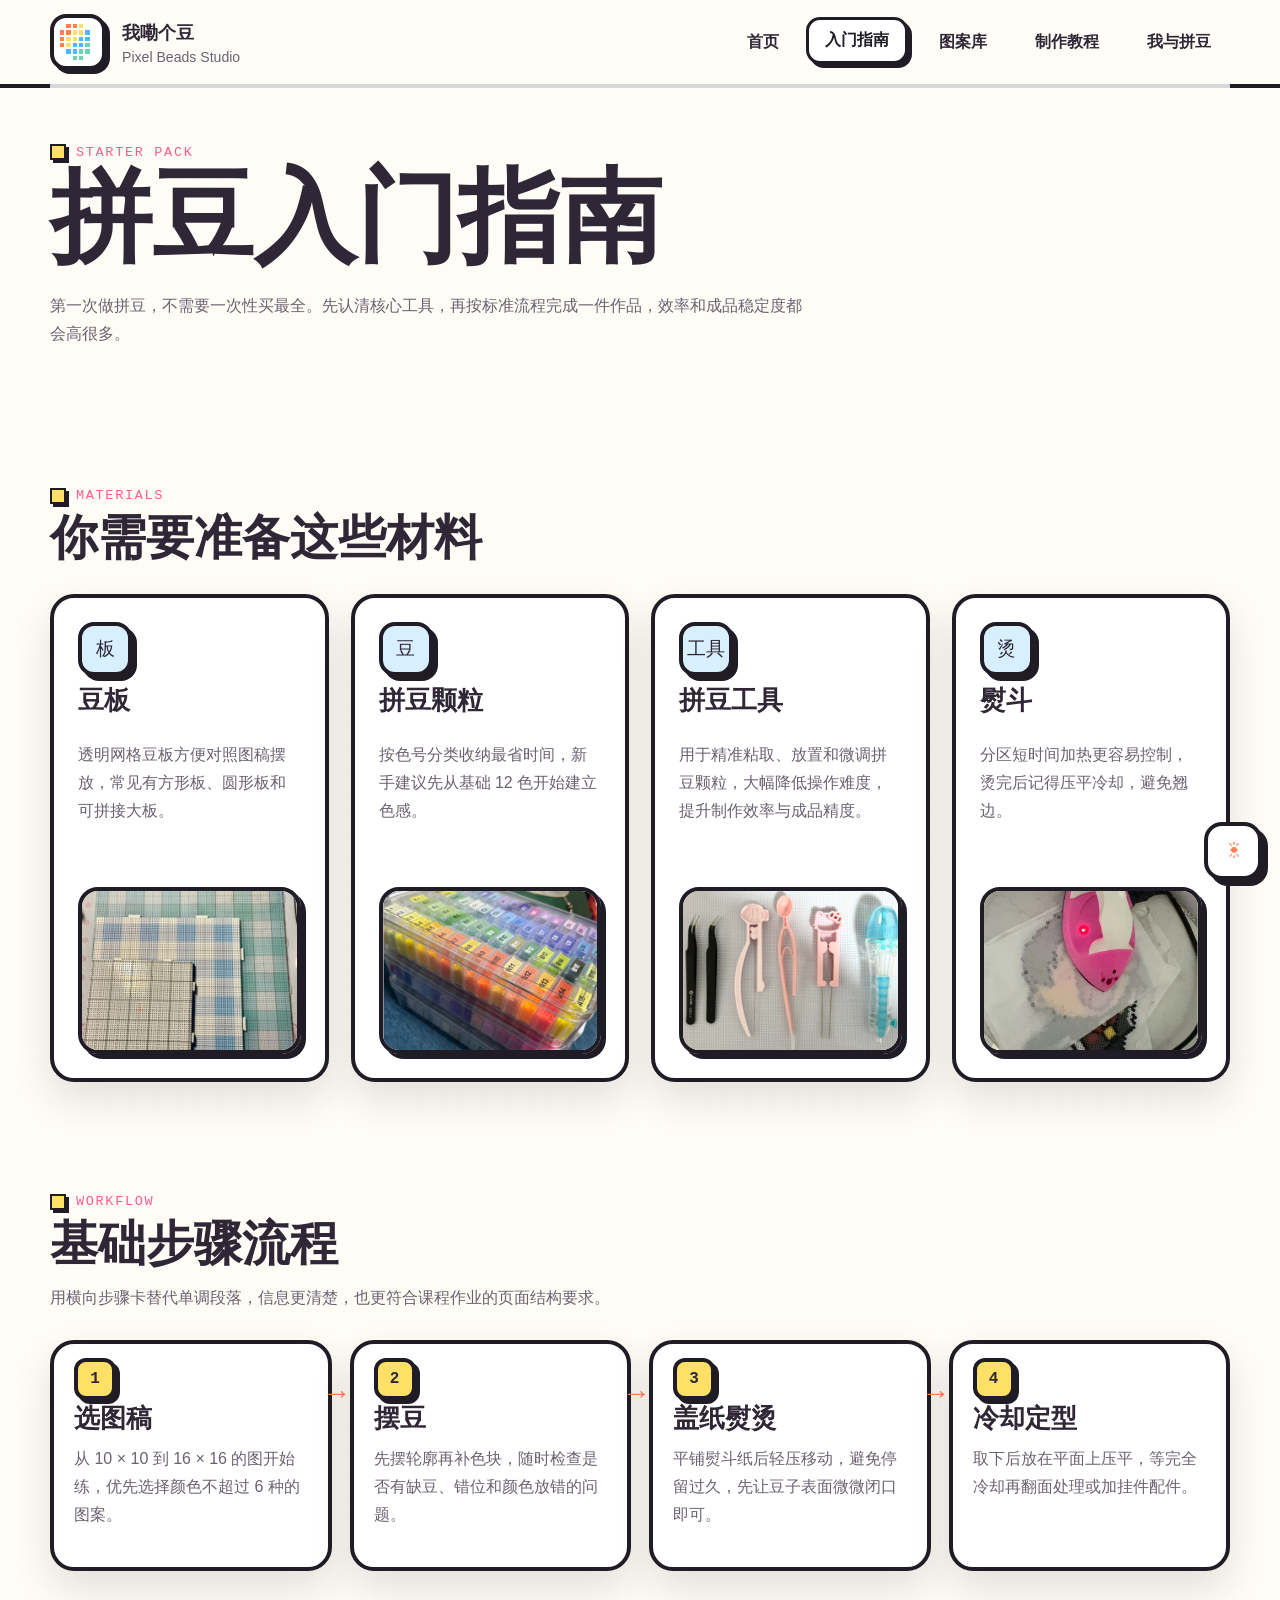
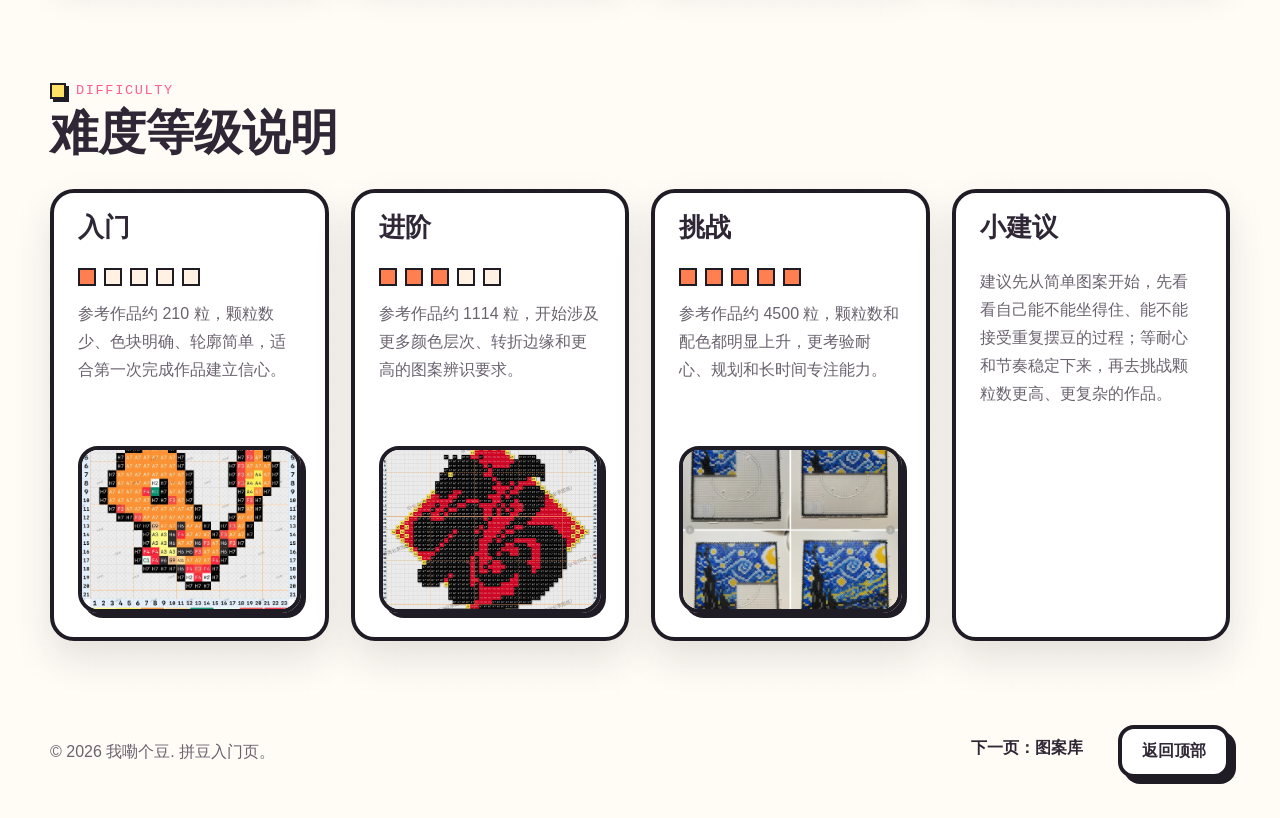
<file: guide.html>
﻿<!DOCTYPE html>
<html lang="zh-CN" data-theme="light">
<head>
  <meta charset="UTF-8">
  <meta name="viewport" content="width=device-width, initial-scale=1.0">
  <title>入门指南 | 我嘞个豆</title>
  <meta name="description" content="拼豆入门指南，介绍基础工具、制作流程和难度等级。">
  <link rel="stylesheet" href="css/style.css">
  <link rel="stylesheet" href="css/components.css">
  <link rel="stylesheet" href="css/animations.css">
</head>
<body data-page="guide">
  <header class="site-header" aria-label="网站顶部导航">
    <div class="container nav-shell">
      <a class="brand" href="index.html" data-transition aria-label="返回网站首页">
        <span class="brand-mark" aria-hidden="true">
          <span></span><span class="logo-a"></span><span class="logo-a"></span><span class="logo-b"></span><span></span><span></span>
          <span class="logo-a"></span><span class="logo-a"></span><span class="logo-b"></span><span class="logo-b"></span><span class="logo-c"></span><span></span>
          <span class="logo-a"></span><span class="logo-b"></span><span class="logo-b"></span><span class="logo-c"></span><span class="logo-c"></span><span></span>
          <span class="logo-a"></span><span class="logo-b"></span><span class="logo-c"></span><span class="logo-c"></span><span class="logo-d"></span><span></span>
          <span></span><span class="logo-c"></span><span class="logo-c"></span><span class="logo-d"></span><span class="logo-d"></span><span></span>
          <span></span><span></span><span class="logo-d"></span><span class="logo-d"></span><span></span><span></span>
        </span>
        <span class="brand-text">
          <span class="brand-title">我嘞个豆</span>
          <span class="brand-subtitle">Pixel Beads Studio</span>
        </span>
      </a>
      <div class="nav-actions">
        <button class="nav-toggle" type="button" data-nav-toggle aria-label="切换导航菜单" aria-expanded="false">
          <span class="nav-toggle__bar"></span>
        </button>
      </div>
      <nav class="site-nav" aria-label="主导航">
        <a class="nav-link" href="index.html" data-nav="home" data-transition>首页</a>
        <a class="nav-link" href="guide.html" data-nav="guide" data-transition>入门指南</a>
        <a class="nav-link" href="gallery.html" data-nav="gallery" data-transition>图案库</a>
        <a class="nav-link" href="tutorial.html" data-nav="tutorial" data-transition>制作教程</a>
        <a class="nav-link" href="about.html" data-nav="about" data-transition>我与拼豆</a>
      </nav>
      <div class="scroll-progress" aria-hidden="true">
        <span class="scroll-progress__bar" data-scroll-bar></span>
      </div>
    </div>
  </header>

  <button class="theme-toggle" type="button" data-theme-toggle aria-label="切换网站主题"></button>

  <main>
    <section>
      <div class="container">
        <div class="section-head reveal">
          <span class="kicker">Starter Pack</span>
          <h1>拼豆入门指南</h1>
          <p>第一次做拼豆，不需要一次性买最全。先认清核心工具，再按标准流程完成一件作品，效率和成品稳定度都会高很多。</p>
        </div>
      </div>
    </section>

    <section>
      <div class="container">
        <div class="section-head reveal">
          <span class="kicker">Materials</span>
          <h2>你需要准备这些材料</h2>
        </div>
        <div class="material-grid">
          <article class="material-card hover-lift reveal reveal-delay-1">
            <div class="material-icon">板</div>
            <h3>豆板</h3>
            <p>透明网格豆板方便对照图稿摆放，常见有方形板、圆形板和可拼接大板。</p>
            <figure class="material-photo img-skeleton">
              <img loading="lazy" src="images/tool/拼豆板.png" alt="拼豆板实物照片，展示透明网格豆板">
            </figure>
          </article>
          <article class="material-card hover-lift reveal reveal-delay-2">
            <div class="material-icon">豆</div>
            <h3>拼豆颗粒</h3>
            <p>按色号分类收纳最省时间，新手建议先从基础 12 色开始建立色感。</p>
            <figure class="material-photo img-skeleton">
              <img loading="lazy" src="images/tool/拼豆粒.png" alt="拼豆颗粒实物照片，展示不同颜色的拼豆粒">
            </figure>
          </article>
          <article class="material-card hover-lift reveal reveal-delay-3">
            <div class="material-icon">工具</div>
            <h3>拼豆工具</h3>
            <p>用于精准粘取、放置和微调拼豆颗粒，大幅降低操作难度，提升制作效率与成品精度。</p>
            <figure class="material-photo img-skeleton">
              <img loading="lazy" src="images/tool/拼豆工具.png" alt="拼豆工具实物照片，展示镊子等辅助工具">
            </figure>
          </article>
          <article class="material-card hover-lift reveal reveal-delay-4">
            <div class="material-icon">烫</div>
            <h3>熨斗</h3>
            <p>分区短时间加热更容易控制，烫完后记得压平冷却，避免翘边。</p>
            <figure class="material-photo img-skeleton">
              <img loading="lazy" src="images/tool/熨斗.png" alt="熨斗实物照片，用于拼豆熨烫定型">
            </figure>
          </article>
        </div>
      </div>
    </section>

    <section>
      <div class="container">
        <div class="section-head reveal">
          <span class="kicker">Workflow</span>
          <h2>基础步骤流程</h2>
          <p>用横向步骤卡替代单调段落，信息更清楚，也更符合课程作业的页面结构要求。</p>
        </div>
        <div class="step-flow">
          <article class="step-card card reveal reveal-delay-1">
            <span class="step-number">1</span>
            <h3>选图稿</h3>
            <p>从 10 × 10 到 16 × 16 的图开始练，优先选择颜色不超过 6 种的图案。</p>
            <span class="step-arrow" aria-hidden="true">→</span>
          </article>
          <article class="step-card card reveal reveal-delay-2">
            <span class="step-number">2</span>
            <h3>摆豆</h3>
            <p>先摆轮廓再补色块，随时检查是否有缺豆、错位和颜色放错的问题。</p>
            <span class="step-arrow" aria-hidden="true">→</span>
          </article>
          <article class="step-card card reveal reveal-delay-3">
            <span class="step-number">3</span>
            <h3>盖纸熨烫</h3>
            <p>平铺熨斗纸后轻压移动，避免停留过久，先让豆子表面微微闭口即可。</p>
            <span class="step-arrow" aria-hidden="true">→</span>
          </article>
          <article class="step-card card reveal reveal-delay-4">
            <span class="step-number">4</span>
            <h3>冷却定型</h3>
            <p>取下后放在平面上压平，等完全冷却再翻面处理或加挂件配件。</p>
          </article>
        </div>
      </div>
    </section>

    <section>
      <div class="container">
        <div class="section-head reveal">
          <span class="kicker">Difficulty</span>
          <h2>难度等级说明</h2>
        </div>
        <div class="level-grid">
          <article class="level-card hover-lift reveal reveal-delay-1">
            <h3>入门</h3>
            <div class="level-pixels"><span class="is-on"></span><span></span><span></span><span></span><span></span></div>
            <p>参考作品约 210 粒，颗粒数少、色块明确、轮廓简单，适合第一次完成作品建立信心。</p>
            <figure class="level-photo img-skeleton">
              <img loading="lazy" src="images/level/easy_210粒.jpg" alt="入门级拼豆示例图，约 210 粒">
            </figure>
          </article>
          <article class="level-card hover-lift reveal reveal-delay-2">
            <h3>进阶</h3>
            <div class="level-pixels"><span class="is-on"></span><span class="is-on"></span><span class="is-on"></span><span></span><span></span></div>
            <p>参考作品约 1114 粒，开始涉及更多颜色层次、转折边缘和更高的图案辨识要求。</p>
            <figure class="level-photo img-skeleton">
              <img loading="lazy" src="images/level/middle_1114粒.jpg" alt="进阶级拼豆示例图，约 1114 粒">
            </figure>
          </article>
          <article class="level-card hover-lift reveal reveal-delay-3">
            <h3>挑战</h3>
            <div class="level-pixels"><span class="is-on"></span><span class="is-on"></span><span class="is-on"></span><span class="is-on"></span><span class="is-on"></span></div>
            <p>参考作品约 4500 粒，颗粒数和配色都明显上升，更考验耐心、规划和长时间专注能力。</p>
            <figure class="level-photo img-skeleton">
              <img loading="lazy" src="images/level/hard_4500粒.png" alt="挑战级拼豆示例图，约 4500 粒">
            </figure>
          </article>
          <article class="level-card hover-lift reveal reveal-delay-4">
            <h3>小建议</h3>
            <p>建议先从简单图案开始，先看看自己能不能坐得住、能不能接受重复摆豆的过程；等耐心和节奏稳定下来，再去挑战颗粒数更高、更复杂的作品。</p>
          </article>
        </div>
      </div>
    </section>
  </main>

  <footer class="site-footer">
    <div class="container footer-meta">
      <p>© 2026 我嘞个豆. 拼豆入门页。</p>
      <div class="inline-actions">
        <a class="nav-link" href="gallery.html" data-transition>下一页：图案库</a>
        <button class="ghost-button" type="button" data-back-top>返回顶部</button>
      </div>
    </div>
  </footer>

  <script src="js/main.js"></script>
</body>
</html>
</file>
<file: css/style.css>
﻿:root {
  --bg: #fff7e8;
  --surface: #fffdf8;
  --surface-strong: #ffffff;
  --surface-muted: #fff1df;
  --text: #2f2735;
  --muted: #6b6270;
  --line: #201c25;
  --grid: rgba(44, 35, 56, 0.08);
  --primary: #ff7f50;
  --secondary: #4db8ff;
  --accent: #ffe066;
  --mint: #69d5b1;
  --berry: #ff5d8f;
  --cat-outline: #5f5568;
  --cat-fur: #fff0d8;
  --cat-ear: #ffc0d0;
  --cat-eye: #4db8ff;
  --cat-nose: #ff8ca1;
  --cat-cheek: #ffd6e5;
  --cat-mouth: #c58f72;
  --shadow-color: rgba(32, 28, 37, 0.18);
  --shadow: 8px 8px 0 #201c25;
  --shadow-soft: 0 18px 38px rgba(32, 28, 37, 0.12);
  --overlay: rgba(255, 253, 248, 0.92);
  --radius-sm: 10px;
  --radius-md: 18px;
  --radius-lg: 28px;
  --pixel-border: 4px solid var(--line);
  --container: min(1180px, calc(100vw - 40px));
  --font-heading: 'Courier New', 'Consolas', monospace;
  --font-body: 'Segoe UI', 'PingFang SC', 'Microsoft YaHei', sans-serif;
  --transition-fast: 0.15s ease;
  --transition-slow: 0.4s ease;
  --transition-pixel: 180ms steps(4);
  --placeholder-bg: linear-gradient(135deg, rgba(255, 127, 80, 0.22), rgba(77, 184, 255, 0.24) 52%, rgba(255, 224, 102, 0.28));
  --skeleton-base: rgba(32, 28, 37, 0.08);
  --skeleton-glow: rgba(255, 255, 255, 0.58);
}

html[data-theme='dark'] {
  --bg: #171421;
  --surface: #241f33;
  --surface-strong: #2e2742;
  --surface-muted: #342c4c;
  --text: #f6f1ff;
  --muted: #c9bddc;
  --line: #f1dfbf;
  --grid: rgba(255, 255, 255, 0.08);
  --primary: #ff9b6f;
  --secondary: #5da8ff;
  --accent: #ffc857;
  --mint: #65d2b0;
  --berry: #ff86bb;
  --cat-outline: #f1dfbf;
  --cat-fur: #ffe8c6;
  --cat-ear: #ffb6cb;
  --cat-eye: #7ec2ff;
  --cat-nose: #ff9bb1;
  --cat-cheek: #ffcddd;
  --cat-mouth: #d7a98e;
  --shadow-color: rgba(10, 8, 18, 0.5);
  --shadow: 8px 8px 0 #100d18;
  --shadow-soft: 0 20px 42px rgba(10, 8, 18, 0.34);
  --overlay: rgba(31, 26, 45, 0.92);
  --placeholder-bg: linear-gradient(135deg, rgba(255, 155, 111, 0.24), rgba(93, 168, 255, 0.22) 48%, rgba(255, 200, 87, 0.22));
  --skeleton-base: rgba(255, 255, 255, 0.08);
  --skeleton-glow: rgba(255, 255, 255, 0.18);
}

* {
  box-sizing: border-box;
}

html {
  scroll-behavior: smooth;
  background: var(--bg);
}

body {
  margin: 0;
  font-family: var(--font-body);
  color: var(--text);
  background:
    linear-gradient(var(--overlay), var(--overlay)),
    linear-gradient(90deg, var(--grid) 1px, transparent 1px),
    linear-gradient(var(--grid) 1px, transparent 1px),
    var(--bg);
  background-size: auto, 22px 22px, 22px 22px, auto;
  min-height: 100vh;
  opacity: 0;
  transition:
    opacity var(--transition-slow),
    transform var(--transition-slow),
    background-color var(--transition-fast),
    color var(--transition-fast);
}

body.page-ready {
  opacity: 1;
}

body.page-leaving {
  opacity: 0;
  transform: translateY(12px);
}

a {
  color: inherit;
  text-decoration: none;
}

img {
  display: block;
  max-width: 100%;
}

button,
input,
select,
textarea {
  font: inherit;
}

button {
  cursor: pointer;
}

main {
  position: relative;
}

section {
  padding: 56px 0;
}

.container {
  width: var(--container);
  margin: 0 auto;
}

.section-head {
  display: grid;
  gap: 12px;
  margin-bottom: 28px;
  max-width: 760px;
}

.kicker {
  display: inline-flex;
  align-items: center;
  gap: 10px;
  font-family: var(--font-heading);
  font-size: 0.85rem;
  text-transform: uppercase;
  letter-spacing: 0.12em;
  color: var(--berry);
}

.kicker::before {
  content: '';
  width: 12px;
  height: 12px;
  background: var(--accent);
  border: 2px solid var(--line);
  box-shadow: 3px 3px 0 var(--line);
}

h1,
h2,
h3,
h4 {
  margin: 0;
  font-family: var(--font-heading);
  line-height: 1.05;
}

h1 {
  font-size: clamp(3rem, 8vw, 6.4rem);
}

h2 {
  font-size: clamp(2rem, 4vw, 3rem);
}

h3 {
  font-size: clamp(1.15rem, 2vw, 1.6rem);
}

p {
  margin: 0;
  line-height: 1.75;
  color: var(--muted);
}

ul,
ol {
  margin: 0;
  padding: 0;
  list-style: none;
}

.pixel-badge {
  display: inline-flex;
  align-items: center;
  gap: 8px;
  padding: 8px 14px;
  border: 3px solid var(--line);
  border-radius: 999px;
  background: var(--surface-strong);
  box-shadow: 4px 4px 0 var(--line);
  font-weight: 700;
  color: var(--text);
  transition:
    background-color var(--transition-fast),
    color var(--transition-fast),
    border-color var(--transition-fast),
    box-shadow var(--transition-fast);
}

.pixel-badge[data-tone='primary'] {
  background: color-mix(in srgb, var(--primary) 22%, var(--surface-strong));
}

.pixel-badge[data-tone='secondary'] {
  background: color-mix(in srgb, var(--secondary) 22%, var(--surface-strong));
}

.pixel-badge[data-tone='accent'] {
  background: color-mix(in srgb, var(--accent) 26%, var(--surface-strong));
}

.grid-2 {
  display: grid;
  grid-template-columns: repeat(2, minmax(0, 1fr));
  gap: 24px;
}

.grid-3 {
  display: grid;
  grid-template-columns: repeat(3, minmax(0, 1fr));
  gap: 24px;
}

.grid-4 {
  display: grid;
  grid-template-columns: repeat(4, minmax(0, 1fr));
  gap: 22px;
}

.hero-shell {
  position: relative;
  overflow: hidden;
}

.hero-shell::before,
.hero-shell::after {
  content: '';
  position: absolute;
  width: 180px;
  height: 180px;
  border: var(--pixel-border);
  opacity: 0.18;
  z-index: 0;
  transition:
    background-color var(--transition-fast),
    border-color var(--transition-fast);
}

.hero-shell::before {
  top: 90px;
  right: -40px;
  background: var(--secondary);
}

.hero-shell::after {
  bottom: 54px;
  left: -60px;
  background: var(--accent);
}

.hero-grid {
  position: relative;
  z-index: 1;
  display: grid;
  grid-template-columns: minmax(0, 1.1fr) minmax(340px, 0.9fr);
  align-items: center;
  gap: 34px;
  min-height: calc(100vh - 92px);
  padding: 56px 0 72px;
}

.hero-copy {
  display: grid;
  gap: 22px;
}

.hero-copy p {
  max-width: 620px;
  font-size: 1.08rem;
}

.hero-actions,
.inline-actions {
  display: flex;
  flex-wrap: wrap;
  gap: 16px;
}

.hero-art {
  position: relative;
  display: grid;
  place-items: center;
}

.pixel-stage {
  width: min(460px, 100%);
  aspect-ratio: 1;
  border: 6px solid var(--line);
  background:
    linear-gradient(90deg, rgba(255, 255, 255, 0.14) 1px, transparent 1px),
    linear-gradient(rgba(255, 255, 255, 0.14) 1px, transparent 1px),
    linear-gradient(135deg, color-mix(in srgb, var(--primary) 76%, white), var(--primary) 46%, color-mix(in srgb, var(--accent) 78%, white) 100%);
  background-size: 20px 20px, 20px 20px, cover;
  box-shadow: 14px 14px 0 var(--line);
  border-radius: 32px;
  padding: 22px;
  transition:
    background-color var(--transition-fast),
    border-color var(--transition-fast),
    box-shadow var(--transition-fast);
}

.pixel-mosaic {
  width: 100%;
  height: 100%;
  display: grid;
  grid-template-columns: repeat(14, 1fr);
  gap: 4px;
}

.pixel-mosaic span {
  display: block;
  border-radius: 4px;
  border: 2px solid rgba(32, 28, 37, 0.12);
  background: rgba(255, 255, 255, 0.18);
  transition:
    background-color var(--transition-fast),
    border-color var(--transition-fast),
    opacity var(--transition-fast);
}

.pixel-mosaic span.tone-a { background: var(--primary); }
.pixel-mosaic span.tone-b { background: var(--secondary); }
.pixel-mosaic span.tone-c { background: var(--accent); }
.pixel-mosaic span.tone-d { background: var(--mint); }
.pixel-mosaic span.tone-e { background: var(--berry); }
.pixel-mosaic span.tone-f { background: color-mix(in srgb, var(--text) 65%, var(--surface-strong)); }
.pixel-mosaic span.cat-outline { background: var(--cat-outline); }
.pixel-mosaic span.cat-fur { background: var(--cat-fur); }
.pixel-mosaic span.cat-ear { background: var(--cat-ear); }
.pixel-mosaic span.cat-eye { background: var(--cat-eye); }
.pixel-mosaic span.cat-nose { background: var(--cat-nose); }
.pixel-mosaic span.cat-cheek { background: var(--cat-cheek); }
.pixel-mosaic span.cat-mouth { background: var(--cat-mouth); }

.image-card img,
.gallery-card img,
.tutorial-figure img,
.story-image img {
  width: 100%;
  height: 100%;
  object-fit: cover;
}

.callout-panel {
  border: var(--pixel-border);
  background: var(--surface-strong);
  border-radius: var(--radius-lg);
  padding: 28px;
  box-shadow: var(--shadow);
  transition:
    background-color var(--transition-fast),
    border-color var(--transition-fast),
    box-shadow var(--transition-fast);
}

.info-cluster {
  display: grid;
  gap: 18px;
}

.stats-row {
  display: flex;
  flex-wrap: wrap;
  gap: 12px;
}

.list-clean {
  display: grid;
  gap: 12px;
}

.list-clean li {
  padding: 14px 16px;
  background: color-mix(in srgb, var(--surface-strong) 88%, transparent);
  border: 2px solid rgba(32, 28, 37, 0.12);
  border-radius: 16px;
  transition:
    background-color var(--transition-fast),
    border-color var(--transition-fast);
}

.timeline {
  position: relative;
  display: grid;
  gap: 18px;
}

.timeline::before {
  content: '';
  position: absolute;
  left: 21px;
  top: 18px;
  bottom: 18px;
  width: 4px;
  background: linear-gradient(var(--secondary), var(--primary));
}

.timeline-item {
  position: relative;
  padding-left: 78px;
}

.timeline-dot {
  position: absolute;
  left: 4px;
  top: 10px;
  width: 36px;
  height: 36px;
  border: 4px solid var(--line);
  background:
    linear-gradient(90deg, transparent 0 28%, var(--primary) 28% 72%, transparent 72%),
    linear-gradient(transparent 0 28%, var(--accent) 28% 72%, transparent 72%),
    var(--surface-strong);
  box-shadow: 4px 4px 0 var(--line);
}

.timeline-dot::after {
  content: '';
  position: absolute;
  inset: 8px;
  background:
    linear-gradient(90deg, transparent 0 34%, var(--berry) 34% 66%, transparent 66%),
    linear-gradient(transparent 0 34%, var(--secondary) 34% 66%, transparent 66%);
}

.timeline-card {
  padding: 18px 20px;
  border: var(--pixel-border);
  border-radius: 22px;
  background: var(--surface-strong);
  box-shadow: var(--shadow-soft);
  transition:
    background-color var(--transition-fast),
    border-color var(--transition-fast),
    box-shadow var(--transition-fast);
}

.pixel-divider {
  height: 14px;
  width: 100%;
  background: linear-gradient(90deg, var(--primary) 0 20%, var(--accent) 20% 40%, var(--secondary) 40% 60%, var(--mint) 60% 80%, var(--berry) 80% 100%);
  border: 3px solid var(--line);
  border-radius: 999px;
}

.note-box {
  padding: 16px 18px;
  background: var(--surface-muted);
  border: 3px dashed var(--line);
  border-radius: 18px;
  transition:
    background-color var(--transition-fast),
    border-color var(--transition-fast);
}

.filter-empty {
  display: none;
  margin-top: 18px;
  padding: 18px 20px;
  border: var(--pixel-border);
  background: color-mix(in srgb, var(--accent) 18%, var(--surface-strong));
  border-radius: 20px;
}

.filter-empty.show {
  display: block;
}

.recommend-strip {
  display: grid;
  grid-auto-flow: column;
  grid-auto-columns: minmax(240px, 280px);
  gap: 18px;
  overflow-x: auto;
  padding-bottom: 12px;
  scroll-snap-type: x proximity;
}

.recommend-strip > * {
  scroll-snap-align: start;
}

.footer-meta {
  display: flex;
  flex-wrap: wrap;
  justify-content: space-between;
  gap: 16px;
  align-items: center;
}

.scroll-progress {
  position: absolute;
  left: 0;
  right: 0;
  bottom: -4px;
  height: 4px;
  background: color-mix(in srgb, var(--surface-strong) 82%, transparent);
  overflow: hidden;
}

.scroll-progress__bar {
  display: block;
  height: 100%;
  width: 0%;
  background: linear-gradient(90deg, var(--primary), var(--berry), var(--secondary));
  transition: width var(--transition-fast);
}

.img-skeleton {
  position: relative;
  overflow: hidden;
  background:
    linear-gradient(90deg, rgba(255, 255, 255, 0.12) 0, rgba(255, 255, 255, 0.28) 48%, rgba(255, 255, 255, 0.12) 100%),
    var(--skeleton-base);
}

.img-skeleton::before {
  content: '';
  position: absolute;
  inset: 0;
  background: linear-gradient(110deg, transparent 0%, transparent 32%, var(--skeleton-glow) 50%, transparent 68%, transparent 100%);
  transform: translateX(-100%);
  animation: skeleton-shimmer 1.4s linear infinite;
  z-index: 1;
  transition: opacity var(--transition-slow);
}

.img-skeleton img {
  opacity: 0;
  transition: opacity var(--transition-slow);
}

.img-skeleton.is-loaded::before {
  opacity: 0;
}

.img-skeleton.is-loaded img {
  opacity: 1;
}

.placeholder-img {
  position: relative;
  min-height: 220px;
  border: var(--pixel-border);
  border-radius: 22px;
  background:
    linear-gradient(90deg, transparent 0 15%, rgba(255, 255, 255, 0.08) 15% 18%, transparent 18% 100%),
    linear-gradient(transparent 0 22%, rgba(255, 255, 255, 0.08) 22% 25%, transparent 25% 100%),
    var(--placeholder-bg);
  box-shadow: var(--shadow-soft);
  overflow: hidden;
}

.placeholder-img::before {
  content: '';
  position: absolute;
  inset: 12px;
  border: 3px dashed color-mix(in srgb, var(--line) 65%, transparent);
  border-radius: 16px;
}

.placeholder-img::after {
  content: attr(data-label);
  position: absolute;
  left: 50%;
  top: 50%;
  transform: translate(-50%, -50%);
  padding: 10px 16px;
  border: 3px solid var(--line);
  border-radius: 14px;
  background: color-mix(in srgb, var(--surface-strong) 88%, transparent);
  box-shadow: 4px 4px 0 var(--line);
  font-family: var(--font-heading);
  font-size: 0.95rem;
  color: var(--text);
  white-space: nowrap;
}

.placeholder-img.placeholder-img--story {
  min-height: 440px;
}

.placeholder-img.placeholder-img--hero {
  min-height: 420px;
}

.placeholder-img.placeholder-img--step {
  min-height: 180px;
}

.placeholder-img.placeholder-img--recommend {
  min-height: 180px;
  border-radius: 18px 18px 0 0;
  border-bottom: 0;
}

.visually-hidden {
  position: absolute;
  width: 1px;
  height: 1px;
  padding: 0;
  margin: -1px;
  overflow: hidden;
  clip: rect(0, 0, 0, 0);
  white-space: nowrap;
  border: 0;
}

@keyframes skeleton-shimmer {
  from {
    transform: translateX(-100%);
  }

  to {
    transform: translateX(100%);
  }
}

@media (max-width: 1200px) {
  :root {
    --container: min(1120px, calc(100vw - 40px));
  }

  .hero-grid {
    grid-template-columns: minmax(0, 1fr) minmax(320px, 0.82fr);
    gap: 28px;
  }
}

@media (max-width: 1024px) {
  :root {
    --container: min(100vw - 32px, 100vw - 32px);
  }

  .grid-4 {
    grid-template-columns: repeat(2, minmax(0, 1fr));
  }

  .hero-grid,
  .grid-2,
  .grid-3 {
    grid-template-columns: 1fr;
  }

  .hero-grid {
    min-height: auto;
  }

  .hero-art {
    order: -1;
  }

  .pixel-stage {
    width: min(360px, 100%);
  }
}

@media (max-width: 768px) {
  section {
    padding: 44px 0;
  }

  h1 {
    font-size: clamp(2.5rem, 12vw, 4rem);
  }

  .hero-grid {
    padding: 32px 0 48px;
  }

  .hero-copy p {
    font-size: 1rem;
  }

  .pixel-stage {
    width: min(300px, 100%);
    padding: 16px;
    box-shadow: 10px 10px 0 var(--line);
  }

  .timeline-item {
    padding-left: 70px;
  }

  .callout-panel,
  .timeline-card {
    padding: 20px;
  }

  .placeholder-img::after {
    font-size: 0.88rem;
    white-space: normal;
    text-align: center;
  }
}

@media (max-width: 480px) {
  :root {
    --container: min(100vw - 20px, 100vw - 20px);
    --shadow: 6px 6px 0 #201c25;
  }

  section {
    padding: 36px 0;
  }

  .grid-4 {
    grid-template-columns: 1fr;
  }

  .hero-shell::before,
  .hero-shell::after {
    width: 120px;
    height: 120px;
  }

  .hero-actions,
  .inline-actions,
  .stats-row {
    gap: 10px;
  }

  .pixel-stage {
    width: min(240px, 100%);
    box-shadow: 8px 8px 0 var(--line);
  }

  .pixel-mosaic {
    gap: 3px;
  }

  .placeholder-img.placeholder-img--story {
    min-height: 320px;
  }
}
</file>
<file: css/components.css>
﻿.site-header {
  position: sticky;
  top: 0;
  z-index: 100;
  border-bottom: 4px solid var(--line);
  background: var(--overlay);
  backdrop-filter: blur(12px);
  transition: background-color var(--transition-fast), border-color var(--transition-fast);
}

.nav-shell {
  position: relative;
  display: flex;
  justify-content: space-between;
  align-items: center;
  gap: 24px;
  min-height: 84px;
}

.brand {
  display: inline-flex;
  align-items: center;
  gap: 16px;
}

.brand-mark {
  width: 56px;
  height: 56px;
  display: grid;
  grid-template-columns: repeat(6, 1fr);
  gap: 2px;
  padding: 6px;
  border: 4px solid var(--line);
  border-radius: 16px;
  background: var(--surface-strong);
  box-shadow: 4px 4px 0 var(--line);
  transition: background-color var(--transition-fast), border-color var(--transition-fast), box-shadow var(--transition-fast);
}

.brand-mark span {
  display: block;
  width: 100%;
  aspect-ratio: 1;
  background: transparent;
}

.brand-mark span.logo-a {
  background: var(--primary);
}

.brand-mark span.logo-b {
  background: var(--accent);
}

.brand-mark span.logo-c {
  background: var(--secondary);
}

.brand-mark span.logo-d {
  background: var(--mint);
}

.brand-text {
  display: grid;
  gap: 4px;
}

.brand-title {
  font-family: var(--font-heading);
  font-size: 1.15rem;
  font-weight: 700;
}

.brand-subtitle {
  font-size: 0.88rem;
  color: var(--muted);
}

.nav-toggle,
.theme-toggle,
.favorite-button,
.export-close,
.grid-toggle,
.step-check {
  transition:
    transform var(--transition-pixel),
    box-shadow var(--transition-fast),
    background-color var(--transition-fast),
    border-color var(--transition-fast),
    color var(--transition-fast);
}

.nav-toggle {
  display: none;
  align-items: center;
  justify-content: center;
  width: 52px;
  height: 52px;
  border: 4px solid var(--line);
  border-radius: 16px;
  background: var(--surface-strong);
  box-shadow: 5px 5px 0 var(--line);
}

.nav-toggle__bar,
.nav-toggle__bar::before,
.nav-toggle__bar::after {
  display: block;
  width: 18px;
  height: 3px;
  background: var(--line);
  content: '';
  transition: transform var(--transition-fast), opacity var(--transition-fast), background-color var(--transition-fast);
}

.nav-toggle__bar {
  position: relative;
}

.nav-toggle__bar::before {
  position: absolute;
  top: -7px;
}

.nav-toggle__bar::after {
  position: absolute;
  top: 7px;
}

body.nav-open .nav-toggle__bar {
  background: transparent;
}

body.nav-open .nav-toggle__bar::before {
  top: 0;
  transform: rotate(45deg);
}

body.nav-open .nav-toggle__bar::after {
  top: 0;
  transform: rotate(-45deg);
}

.site-nav {
  display: flex;
  flex-wrap: wrap;
  gap: 10px;
  align-items: center;
}

.nav-link {
  position: relative;
  padding: 10px 16px;
  border: 3px solid transparent;
  border-radius: 14px;
  font-weight: 700;
  transition: transform var(--transition-pixel), border-color var(--transition-fast), background-color var(--transition-fast), color var(--transition-fast), box-shadow var(--transition-fast);
}

.nav-link:hover,
.nav-link:focus-visible,
.nav-link.is-active {
  color: var(--line);
  background: var(--surface-strong);
  border-color: var(--line);
  transform: translate(-2px, -2px);
  box-shadow: 4px 4px 0 var(--line);
}

.nav-link:active,
.nav-toggle:active,
.theme-toggle:active,
.favorite-button:active,
.grid-toggle:active,
.step-check:active,
.export-close:active {
  transform: translate(2px, 2px);
  box-shadow: none;
}

.nav-actions {
  display: flex;
  align-items: center;
  gap: 12px;
}

.theme-toggle {
  position: fixed;
  right: 18px;
  bottom: 20px;
  z-index: 120;
  width: 58px;
  height: 58px;
  border: 4px solid var(--line);
  border-radius: 18px;
  background: var(--surface-strong);
  box-shadow: 6px 6px 0 var(--line);
}

.theme-toggle::before {
  content: '☀';
  display: grid;
  place-items: center;
  width: 100%;
  height: 100%;
  font-size: 1.35rem;
  color: var(--primary);
}

html[data-theme='dark'] .theme-toggle::before {
  content: '☾';
  color: var(--accent);
}

.pixel-button,
.ghost-button,
.tool-button,
.filter-button,
.accordion-trigger,
.swatch,
.grid-toggle {
  transition:
    transform var(--transition-pixel),
    box-shadow var(--transition-fast),
    background-color var(--transition-fast),
    color var(--transition-fast),
    border-color var(--transition-fast);
}

.pixel-button,
.ghost-button,
.tool-button,
.grid-toggle {
  display: inline-flex;
  align-items: center;
  justify-content: center;
  gap: 10px;
  min-height: 52px;
  padding: 12px 20px;
  border: 4px solid var(--line);
  border-radius: 16px;
  font-weight: 800;
}

.pixel-button {
  background: var(--primary);
  color: #ffffff;
  box-shadow: 6px 6px 0 var(--line);
}

.ghost-button {
  background: var(--surface-strong);
  color: var(--text);
  box-shadow: 6px 6px 0 var(--line);
}

.tool-button {
  display: inline-flex;
  align-items: center;
  justify-content: center;
  min-height: 52px;
  padding: 12px 20px;
  border: 4px solid var(--line);
  border-radius: 16px;
  font-weight: 800;
  background: var(--accent);
  box-shadow: 5px 5px 0 var(--line);
}

.grid-toggle {
  min-height: 46px;
  padding: 10px 14px;
  background: var(--surface-strong);
  box-shadow: 4px 4px 0 var(--line);
}

.grid-toggle.is-active,
.filter-button.is-active {
  background: var(--secondary);
  color: #ffffff;
}

.pixel-button:hover,
.ghost-button:hover,
.tool-button:hover,
.filter-button:hover,
.accordion-trigger:hover,
.swatch:hover,
.grid-toggle:hover,
.nav-toggle:hover,
.theme-toggle:hover,
.favorite-button:hover,
.export-close:hover,
.step-check:hover {
  transform: translate(-2px, -2px);
}

.card,
.gallery-card,
.material-card,
.story-card,
.resource-card,
.recommend-card,
.step-card,
.level-card,
.toolbox,
.intro-card,
.showcase-card,
.modal-card {
  border: var(--pixel-border);
  border-radius: 24px;
  background: var(--surface-strong);
  box-shadow: var(--shadow-soft);
  transition: background-color var(--transition-fast), border-color var(--transition-fast), box-shadow var(--transition-fast);
}

.card,
.material-card,
.story-card,
.resource-card,
.level-card,
.toolbox,
.intro-card,
.showcase-card,
.modal-card {
  padding: 24px;
}

.hover-lift {
  transition: transform var(--transition-fast), box-shadow var(--transition-fast);
}

.hover-lift:hover {
  transform: translateY(-10px);
  box-shadow: 0 22px 40px var(--shadow-color);
}

.entry-grid {
  display: grid;
  grid-template-columns: repeat(3, minmax(0, 1fr));
  gap: 22px;
}

.entry-card {
  position: relative;
  overflow: hidden;
  padding: 28px;
}

.entry-card::before {
  content: '';
  position: absolute;
  right: -18px;
  bottom: -18px;
  width: 90px;
  height: 90px;
  border: 4px solid var(--line);
  transform: rotate(12deg);
  opacity: 0.14;
}

.entry-card h3,
.material-card h3,
.level-card h3,
.gallery-card h3,
.story-card h3,
.resource-card h3,
.recommend-card h3,
.step-card h3,
.intro-card h3,
.showcase-card h3,
.modal-card h3 {
  margin-bottom: 10px;
}

.entry-card p,
.material-card p,
.gallery-card p,
.story-card p,
.resource-card p,
.recommend-card p,
.step-card p,
.level-card p,
.intro-card p,
.showcase-card p,
.modal-card p {
  margin-bottom: 14px;
}

.intro-copy p {
  text-indent: 2em;
}

.entry-icon,
.material-icon,
.resource-icon,
.level-pixels span,
.data-chip::before,
.detail-icon,
.avatar-placeholder__pixel {
  flex-shrink: 0;
}

.entry-icon,
.material-icon,
.resource-icon,
.detail-icon {
  width: 54px;
  height: 54px;
  display: grid;
  place-items: center;
  font-family: var(--font-heading);
  font-size: 1.2rem;
  border: 4px solid var(--line);
  border-radius: 16px;
  box-shadow: 5px 5px 0 var(--line);
}

.entry-icon { background: color-mix(in srgb, var(--primary) 24%, var(--surface-strong)); }
.material-icon { background: color-mix(in srgb, var(--secondary) 22%, var(--surface-strong)); }
.resource-icon { background: color-mix(in srgb, var(--accent) 24%, var(--surface-strong)); }
.detail-icon { background: color-mix(in srgb, var(--mint) 22%, var(--surface-strong)); }

.entry-card .entry-icon {
  margin-top: -10px;
  margin-bottom: 8px;
}
  
.image-card {
  position: relative;
  overflow: hidden;
  min-height: 360px;
  border: 6px solid var(--line);
  border-radius: 30px;
  background:
    linear-gradient(90deg, var(--primary) 0 18%, var(--accent) 18% 36%, var(--secondary) 36% 54%, var(--mint) 54% 72%, var(--berry) 72% 100%),
    var(--surface-strong);
  box-shadow: 12px 12px 0 var(--line);
  padding: 14px;
}

.image-card::before,
.image-card::after {
  content: '';
  position: absolute;
  z-index: 2;
  width: 54px;
  height: 54px;
  border: 4px solid var(--line);
  background:
    linear-gradient(90deg, transparent 0 36%, var(--accent) 36% 64%, transparent 64%),
    linear-gradient(transparent 0 36%, var(--primary) 36% 64%, transparent 64%),
    var(--surface-strong);
  box-shadow: 5px 5px 0 var(--line);
}

.image-card::before {
  top: 18px;
  left: 18px;
}

.image-card::after {
  right: 18px;
  bottom: 18px;
  background:
    linear-gradient(90deg, transparent 0 36%, var(--secondary) 36% 64%, transparent 64%),
    linear-gradient(transparent 0 36%, var(--mint) 36% 64%, transparent 64%),
    var(--surface-strong);
}

.image-card picture,
.image-card img {
  height: 100%;
}

.image-card img {
  border: 4px solid var(--line);
  border-radius: 20px;
  box-shadow: inset 0 0 0 6px rgba(255, 255, 255, 0.16);
}

.gallery-toolbar {
  display: flex;
  flex-wrap: wrap;
  gap: 18px;
  align-items: center;
  justify-content: space-between;
  margin-bottom: 22px;
}

.filter-group {
  display: flex;
  flex-wrap: wrap;
  gap: 12px;
}

.filter-button {
  padding: 10px 16px;
  border: 3px solid var(--line);
  border-radius: 14px;
  background: var(--surface-strong);
  box-shadow: 4px 4px 0 var(--line);
  font-weight: 700;
}

.gallery-grid {
  display: grid;
  grid-template-columns: repeat(4, minmax(0, 1fr));
  gap: 22px;
}

.gallery-card {
  position: relative;
  overflow: hidden;
}

.favorite-button {
  position: absolute;
  top: 14px;
  right: 14px;
  z-index: 3;
  width: 42px;
  height: 42px;
  border: 3px solid var(--line);
  border-radius: 14px;
  background: color-mix(in srgb, var(--surface-strong) 90%, transparent);
  box-shadow: 4px 4px 0 var(--line);
  font-size: 1.2rem;
  line-height: 1;
}

.favorite-button::before {
  content: '❤';
  color: var(--muted);
}

.favorite-button.is-faved::before {
  color: var(--berry);
}

.gallery-thumb {
  position: relative;
  aspect-ratio: 1 / 1;
  overflow: hidden;
}

.gallery-thumb::after {
  content: '';
  position: absolute;
  inset: 0;
  z-index: 1;
  background: linear-gradient(to top, rgba(32, 28, 37, 0.75), transparent 62%);
  opacity: 0;
  pointer-events: none;
  transition: opacity var(--transition-fast);
}

.gallery-card:hover .gallery-thumb::after {
  opacity: 1;
}

.gallery-body {
  padding: 18px;
  display: grid;
  gap: 12px;
}

.gallery-meta {
  display: flex;
  flex-wrap: wrap;
  gap: 10px;
}

.data-chip {
  display: inline-flex;
  align-items: center;
  gap: 8px;
  padding: 8px 10px;
  border-radius: 999px;
  background: color-mix(in srgb, var(--surface-muted) 85%, transparent);
  font-size: 0.92rem;
  font-weight: 700;
}

.data-chip::before {
  content: '';
  width: 10px;
  height: 10px;
  border-radius: 2px;
  background: var(--primary);
}

.detail-cta {
  position: absolute;
  left: 18px;
  right: 18px;
  bottom: 18px;
  z-index: 2;
  opacity: 0;
  transform: translateY(14px);
  transition: opacity var(--transition-fast), transform var(--transition-fast);
}

.gallery-card:hover .detail-cta {
  opacity: 1;
  transform: translateY(0);
}

.preview-modal {
  background: rgba(17, 13, 27, 0.68);
}

.preview-modal__card {
  width: min(780px, 100%);
  padding: 20px;
}

.preview-figure {
  display: grid;
  gap: 16px;
}

.preview-figure__media {
  min-height: 420px;
  border: 4px solid var(--line);
  border-radius: 24px;
  overflow: hidden;
  background: color-mix(in srgb, var(--surface-strong) 90%, transparent);
}

.preview-figure__media img {
  width: 100%;
  height: 100%;
  object-fit: contain;
  background:
    linear-gradient(90deg, rgba(255, 255, 255, 0.08) 1px, transparent 1px),
    linear-gradient(rgba(255, 255, 255, 0.08) 1px, transparent 1px),
    color-mix(in srgb, var(--surface) 92%, var(--primary) 8%);
  background-size: 18px 18px, 18px 18px, auto;
}

.preview-figure__caption {
  display: grid;
  gap: 6px;
}

.preview-figure__caption p {
  margin-bottom: 0;
  color: var(--muted);
}

.material-grid,
.level-grid,
.resource-grid,
.showcase-grid {
  display: grid;
  grid-template-columns: repeat(4, minmax(0, 1fr));
  gap: 22px;
}

.material-card,
.level-card,
.resource-card,
.showcase-card,
.recommend-card {
  display: grid;
  gap: 14px;
}

.material-card {
  height: 100%;
  grid-template-rows: auto auto minmax(132px, 1fr) auto;
  align-content: start;
}

.level-card {
  height: 100%;
  grid-template-rows: auto auto minmax(132px, 1fr) auto;
  align-content: start;
}

.material-photo {
  margin: 0;
  margin-top: auto;
  width: 100%;
  aspect-ratio: 4 / 3;
  min-height: 0;
  overflow: hidden;
  border: 4px solid var(--line);
  border-radius: 20px;
  background: color-mix(in srgb, var(--surface-strong) 88%, transparent);
  box-shadow: 5px 5px 0 var(--line);
}

.material-photo img {
  width: 100%;
  height: 100%;
  object-fit: cover;
}

.level-photo {
  margin: 0;
  margin-top: auto;
  width: 100%;
  aspect-ratio: 4 / 3;
  min-height: 0;
  overflow: hidden;
  border: 4px solid var(--line);
  border-radius: 20px;
  background: color-mix(in srgb, var(--surface-strong) 88%, transparent);
  box-shadow: 5px 5px 0 var(--line);
}

.level-photo img {
  width: 100%;
  height: 100%;
  object-fit: cover;
}

.work-photo {
  margin: 0;
  width: 100%;
  aspect-ratio: 4 / 3;
  overflow: hidden;
  border: 4px solid var(--line);
  border-radius: 18px;
  background: color-mix(in srgb, var(--surface-strong) 88%, transparent);
  box-shadow: 5px 5px 0 var(--line);
}

.work-photo img {
  width: 100%;
  height: 100%;
  display: block;
  object-fit: cover;
}

.showcase-card {
  height: 100%;
  grid-template-rows: auto 1fr;
  align-content: start;
}

.showcase-copy {
  display: grid;
  grid-template-rows: auto 1fr;
  align-content: start;
}

.showcase-copy h3 {
  min-height: 64px;
  display: flex;
  align-items: flex-start;
  margin-bottom: 0;
}

.showcase-copy p {
  margin-bottom: 0;
  line-height: 1.9;
}

.step-flow {
  display: grid;
  grid-template-columns: repeat(4, minmax(0, 1fr));
  gap: 18px;
}

.step-card {
  position: relative;
  padding: 24px 20px;
}

.step-number {
  display: inline-flex;
  width: 42px;
  height: 42px;
  align-items: center;
  justify-content: center;
  border-radius: 12px;
  border: 4px solid var(--line);
  background: var(--accent);
  box-shadow: 4px 4px 0 var(--line);
  font-family: var(--font-heading);
  font-weight: 800;
  margin-top: -10px;
  margin-bottom: 8px;
}

.step-arrow {
  position: absolute;
  top: 34px;
  right: -18px;
  font-family: var(--font-heading);
  font-size: 1.8rem;
  color: var(--primary);
}

.level-pixels {
  display: flex;
  gap: 8px;
}

.level-pixels span {
  width: 18px;
  height: 18px;
  border: 2px solid var(--line);
  background: color-mix(in srgb, var(--surface-muted) 88%, transparent);
}

.level-pixels span.is-on {
  background: var(--primary);
}

.overview-panel {
  display: grid;
  grid-template-columns: minmax(0, 1fr) minmax(320px, 420px);
  gap: 34px;
  align-items: stretch;
  min-height: 620px;
}

.tutorial-figure {
  overflow: hidden;
  border: var(--pixel-border);
  border-radius: 28px;
  background: var(--surface-strong);
  box-shadow: var(--shadow-soft);
}

.tutorial-figure img {
  width: 100%;
  height: 100%;
  min-height: 100%;
  object-fit: cover;
}

.tutorial-summary {
  display: grid;
  gap: 24px;
  align-content: start;
}

.tutorial-summary__head {
  margin-bottom: 0;
}

.tutorial-summary__copy,
.tutorial-summary__tips {
  display: grid;
  gap: 14px;
}

.tutorial-summary__copy p,
.tutorial-summary__tips p {
  text-indent: 2em;
}

.detail-grid {
  display: grid;
  grid-template-columns: repeat(2, minmax(0, 1fr));
  gap: 18px;
}

.detail-card {
  padding: 20px;
  border: 3px solid rgba(32, 28, 37, 0.12);
  border-radius: 18px;
  background: color-mix(in srgb, var(--surface-strong) 88%, transparent);
}

.material-list {
  display: grid;
  gap: 12px;
}

.material-row {
  display: flex;
  justify-content: space-between;
  gap: 14px;
  padding: 14px 16px;
  border: 3px solid rgba(32, 28, 37, 0.12);
  border-radius: 16px;
  background: var(--surface-strong);
}

.color-tag {
  display: inline-flex;
  align-items: center;
  gap: 10px;
  font-weight: 700;
}

.color-tag::before {
  content: '';
  width: 16px;
  height: 16px;
  border-radius: 4px;
  border: 2px solid var(--line);
  background: var(--swatch, var(--primary));
}

.accordion {
  display: grid;
  gap: 16px;
}

.accordion-item {
  border: var(--pixel-border);
  border-radius: 24px;
  background: var(--surface-strong);
  overflow: hidden;
}

.accordion-item.is-complete .accordion-title {
  text-decoration: line-through;
  color: color-mix(in srgb, var(--mint) 70%, var(--text));
}

.accordion-item.is-complete .step-check::after {
  opacity: 1;
}

.accordion-trigger {
  width: 100%;
  display: grid;
  grid-template-columns: 44px minmax(0, 1fr) 24px;
  align-items: center;
  gap: 16px;
  padding: 20px 24px;
  border: 0;
  background: transparent;
  text-align: left;
  font-weight: 800;
}

.accordion-title-wrap {
  display: grid;
  gap: 6px;
}

.accordion-title {
  color: var(--text);
}

.step-check {
  position: relative;
  width: 32px;
  height: 32px;
  border: 3px solid var(--line);
  border-radius: 10px;
  background: var(--surface-strong);
  box-shadow: 3px 3px 0 var(--line);
}

.step-check::after {
  content: '✓';
  position: absolute;
  inset: 0;
  display: grid;
  place-items: center;
  color: var(--mint);
  font-weight: 800;
  opacity: 0;
}

.accordion-panel {
  max-height: 0;
  overflow: hidden;
  transition: max-height var(--transition-slow);
}

.accordion-inner {
  display: grid;
  grid-template-columns: minmax(220px, 320px) minmax(0, 1fr);
  gap: 24px;
  padding: 0 24px 24px;
}

.tutorial-step-image {
  margin: 0;
  aspect-ratio: 4 / 3;
  overflow: hidden;
  border: 4px solid var(--line);
  border-radius: 18px;
  background: color-mix(in srgb, var(--surface-strong) 88%, transparent);
  box-shadow: 5px 5px 0 var(--line);
}

.tutorial-step-image img {
  width: 100%;
  height: 100%;
  object-fit: cover;
}

.tutorial-step-image--shift-up img {
  object-position: center 30%;
}

.tutorial-caution-layout {
  display: grid;
  grid-template-columns: minmax(300px, 0.9fr) minmax(0, 1.1fr);
  gap: 28px;
  align-items: stretch;
}

.tutorial-caution-figure {
  margin: 0;
  display: grid;
  gap: 14px;
  height: 100%;
}

.tutorial-caution-gallery {
  display: grid;
  grid-template-columns: repeat(2, minmax(0, 1fr));
  gap: 16px;
  height: 100%;
}

.tutorial-caution-shot {
  margin: 0;
  min-height: 100%;
  overflow: hidden;
  border: var(--pixel-border);
  border-radius: 24px;
  background: var(--surface-strong);
  box-shadow: var(--shadow-soft);
}

.tutorial-caution-shot img {
  width: 100%;
  height: 100%;
  display: block;
  object-fit: cover;
}

.tutorial-caution-figure figcaption {
  margin: 0;
  padding: 16px 18px;
  border: 3px solid rgba(32, 28, 37, 0.12);
  border-radius: 18px;
  background: color-mix(in srgb, var(--surface-strong) 88%, transparent);
  color: var(--muted);
  line-height: 1.8;
}

.tutorial-caution-card {
  display: grid;
  gap: 18px;
  height: 100%;
}

.tutorial-caution-card__head {
  margin-bottom: 0;
}

.tutorial-caution-list {
  display: grid;
  gap: 14px;
}

.tutorial-caution-list li {
  padding: 14px 16px;
  border: 3px solid rgba(32, 28, 37, 0.12);
  border-radius: 16px;
  background: color-mix(in srgb, var(--surface-strong) 88%, transparent);
  text-indent: 2em;
}

.accordion-item.is-open .accordion-trigger {
  background: color-mix(in srgb, var(--surface-muted) 72%, transparent);
}

.tool-layout {
  display: grid;
  grid-template-columns: minmax(320px, 1fr) 300px;
  gap: 24px;
  align-items: start;
}

.pixel-tool-board {
  display: grid;
  grid-template-columns: repeat(var(--pixel-grid-columns, 16), 1fr);
  gap: 2px;
  padding: 14px;
  border: 4px solid var(--line);
  border-radius: 22px;
  background: var(--surface-strong);
  box-shadow: var(--shadow-soft);
}

.pixel-cell {
  aspect-ratio: 1;
  border: 1px solid rgba(32, 28, 37, 0.12);
  background: #ffffff;
  transition: transform var(--transition-fast), background-color var(--transition-fast);
}

.pixel-cell:hover {
  transform: scale(1.08);
}

.toolbox {
  display: grid;
  gap: 18px;
  position: sticky;
  top: 110px;
}

.swatch-grid {
  display: grid;
  grid-template-columns: repeat(4, minmax(0, 1fr));
  gap: 12px;
}

.swatch {
  min-height: 50px;
  border: 4px solid var(--line);
  border-radius: 14px;
  box-shadow: 4px 4px 0 var(--line);
}

.swatch.is-active {
  outline: 4px solid rgba(77, 184, 255, 0.3);
}

.tool-controls,
.grid-switcher {
  display: grid;
  gap: 12px;
}

.modal {
  position: fixed;
  inset: 0;
  display: none;
  align-items: center;
  justify-content: center;
  padding: 20px;
  background: rgba(17, 13, 27, 0.45);
  z-index: 160;
}

.modal.is-visible {
  display: flex;
}

.modal-card {
  width: min(520px, 100%);
}

.export-close {
  width: 44px;
  height: 44px;
  margin-left: auto;
  border: 3px solid var(--line);
  border-radius: 12px;
  background: var(--surface-strong);
  box-shadow: 4px 4px 0 var(--line);
}

.story-layout {
  display: grid;
  grid-template-columns: minmax(0, 1fr) minmax(300px, 0.9fr);
  gap: 24px;
}

.avatar-placeholder {
  width: 110px;
  height: 110px;
  display: grid;
  grid-template-columns: repeat(6, 1fr);
  gap: 3px;
  padding: 10px;
  border: 4px solid var(--line);
  border-radius: 20px;
  background: var(--surface-strong);
  box-shadow: 6px 6px 0 var(--line);
}

.avatar-placeholder__pixel.skin { background: color-mix(in srgb, var(--accent) 58%, white); }
.avatar-placeholder__pixel.hair { background: var(--text); }
.avatar-placeholder__pixel.shirt { background: var(--primary); }
.avatar-placeholder__pixel.eye { background: var(--secondary); }

.story-journey {
  display: grid;
  gap: 28px;
}

.story-lead {
  display: grid;
  grid-template-columns: minmax(0, 1.1fr) minmax(320px, 0.9fr);
  gap: 24px;
  align-items: stretch;
}

.story-lead > * {
  height: 100%;
}

.story-lead__main,
.story-phase-panel,
.journey-card,
.journey-conclusion {
  border: var(--pixel-border);
  border-radius: 28px;
  background: var(--surface-strong);
  box-shadow: var(--shadow-soft);
}

.story-lead__main,
.story-phase-panel,
.journey-conclusion {
  padding: 28px;
}

.story-lead__main {
  display: grid;
  gap: 16px;
  align-content: start;
  height: 100%;
}

.story-lead__tag {
  display: inline-flex;
  align-items: center;
  gap: 8px;
  width: fit-content;
  padding: 8px 12px;
  border: 3px solid var(--line);
  border-radius: 999px;
  background: color-mix(in srgb, var(--accent) 16%, var(--surface-strong));
  font-family: var(--font-heading);
  font-size: 0.88rem;
}

.story-lead__main h2,
.journey-copy h2,
.journey-conclusion__copy h2 {
  font-size: clamp(1.8rem, 2vw, 2.6rem);
  line-height: 1.2;
}

.story-lead__main p,
.journey-copy p,
.journey-conclusion__copy p {
  margin-bottom: 0;
  line-height: 1.95;
  text-indent: 2em;
}

.story-film {
  margin: 0;
  display: grid;
  grid-template-columns: repeat(2, minmax(0, 1fr));
  gap: 16px;
  height: 100%;
  align-self: stretch;
}

.story-film__shot,
.journey-shot {
  margin: 0;
  display: grid;
  gap: 10px;
}

.story-film--single {
  grid-template-columns: 1fr;
  align-content: stretch;
  height: 100%;
}

.story-film--single .placeholder-img {
  height: 100%;
}

.story-film__shot:first-child {
  grid-column: 1 / -1;
}

.story-film__shot figcaption,
.journey-shot figcaption {
  color: var(--muted);
  line-height: 1.7;
}

.placeholder-img.placeholder-img--memory {
  min-height: 0;
  aspect-ratio: 4 / 3;
  border-radius: 20px;
}

.placeholder-img.placeholder-img--memory-tall {
  height: 100%;
  min-height: 100%;
  aspect-ratio: auto;
}

.story-phase-panel h3 {
  margin-bottom: 16px;
}

.story-phase-list {
  display: grid;
  gap: 12px;
}

.story-phase-list li {
  padding: 14px 16px;
  border: 3px solid rgba(32, 28, 37, 0.12);
  border-radius: 16px;
  background: color-mix(in srgb, var(--surface-strong) 88%, transparent);
}

.journey-timeline {
  position: relative;
  display: grid;
  gap: 22px;
}

.journey-timeline::before {
  content: '';
  position: absolute;
  left: 32px;
  top: 14px;
  bottom: 14px;
  width: 4px;
  background: linear-gradient(var(--secondary), var(--primary));
}

.journey-item {
  position: relative;
  display: grid;
  grid-template-columns: 92px minmax(0, 1fr);
  gap: 18px;
  align-items: start;
}

.journey-index {
  position: sticky;
  top: 120px;
  z-index: 1;
  display: grid;
  justify-items: center;
  gap: 6px;
  padding-top: 4px;
}

.journey-index span {
  width: 64px;
  height: 64px;
  display: grid;
  place-items: center;
  border: 4px solid var(--line);
  border-radius: 18px;
  background: var(--surface-strong);
  box-shadow: 5px 5px 0 var(--line);
  font-family: var(--font-heading);
  font-size: 1.1rem;
  color: var(--primary);
}

.journey-index small {
  padding: 6px 10px;
  border-radius: 999px;
  background: color-mix(in srgb, var(--secondary) 16%, var(--surface-strong));
  font-weight: 700;
  color: var(--muted);
}

.journey-card {
  padding: 24px;
  display: grid;
  grid-template-columns: minmax(0, 0.92fr) minmax(360px, 1.08fr);
  gap: 24px;
  align-items: start;
}

.journey-copy {
  display: grid;
  gap: 14px;
  align-content: start;
}

.journey-gallery {
  display: grid;
  grid-template-columns: repeat(2, minmax(0, 1fr));
  gap: 18px;
}

.journey-gallery:has(.journey-shot:only-child) {
  grid-template-columns: 1fr;
}

.journey-gallery:has(.journey-shot:nth-child(2):last-child) {
  grid-template-columns: repeat(2, minmax(0, 1fr));
}

.journey-gallery .journey-shot:first-child:nth-last-child(3) {
  grid-column: 1 / -1;
}

.journey-photo {
  width: 100%;
  aspect-ratio: 5 / 4;
  display: block;
  border: 4px solid var(--line);
  border-radius: 20px;
  box-shadow: 5px 5px 0 var(--line);
  object-fit: cover;
  background: color-mix(in srgb, var(--surface-strong) 88%, transparent);
}

.journey-photo--tall {
  height: 100%;
  min-height: 100%;
  aspect-ratio: auto;
}

.journey-shot {
  align-content: start;
}

.journey-shot figcaption {
  margin: 10px 6px 0;
  padding-left: 14px;
  border-left: 4px solid color-mix(in srgb, var(--secondary) 62%, var(--primary));
  color: var(--muted);
  line-height: 1.7;
  font-size: 0.95rem;
}

.journey-conclusion {
  display: grid;
  grid-template-columns: minmax(0, 1fr) 340px;
  gap: 24px;
  align-items: start;
}

.journey-conclusion__copy {
  display: grid;
  gap: 14px;
}

.journey-reflection {
  margin-top: 10px;
  display: grid;
  gap: 18px;
}

.journey-reflection__lead {
  display: grid;
  gap: 10px;
}

.journey-reflection__lead p {
  margin-bottom: 0;
}

.journey-reflection__tag {
  display: inline-flex;
  width: fit-content;
  padding: 8px 12px;
  border: 3px solid var(--line);
  border-radius: 999px;
  background: color-mix(in srgb, var(--primary) 12%, var(--surface-strong));
  font-family: var(--font-heading);
  font-size: 0.82rem;
  color: var(--primary);
  box-shadow: 4px 4px 0 var(--line);
}

.journey-reflection__grid {
  display: grid;
  grid-template-columns: repeat(3, minmax(0, 1fr));
  gap: 14px;
}

.journey-reflection__item {
  padding: 16px 18px;
  border: 3px solid rgba(32, 28, 37, 0.12);
  border-radius: 18px;
  background: color-mix(in srgb, var(--surface-strong) 90%, transparent);
}

.journey-reflection__item strong {
  display: inline-block;
  margin-bottom: 8px;
  font-size: 1rem;
}

.journey-reflection__item p {
  margin-bottom: 0;
  line-height: 1.75;
  text-indent: 0;
}

.journey-reflection__quote {
  margin: 0;
  padding: 18px 22px;
  border: 4px solid var(--line);
  border-radius: 22px;
  background:
    linear-gradient(135deg, color-mix(in srgb, var(--accent) 10%, transparent), color-mix(in srgb, var(--secondary) 12%, transparent)),
    var(--surface-strong);
  box-shadow: 6px 6px 0 var(--line);
  font-size: 1.05rem;
  line-height: 1.9;
}

.journey-conclusion__points {
  display: grid;
  gap: 12px;
}

.journey-point {
  padding: 16px 18px;
  border: 3px solid rgba(32, 28, 37, 0.12);
  border-radius: 18px;
  background: color-mix(in srgb, var(--surface-strong) 88%, transparent);
  line-height: 1.8;
}

.story-image {
  min-height: 440px;
  overflow: hidden;
}

.site-footer {
  padding: 28px 0 40px;
}

@media (max-width: 1200px) {
  .gallery-grid {
    grid-template-columns: repeat(3, minmax(0, 1fr));
  }
}

@media (max-width: 1024px) {
  .entry-grid,
  .material-grid,
  .level-grid,
  .resource-grid,
  .showcase-grid,
  .story-lead,
  .overview-panel,
  .tool-layout,
  .story-layout,
  .detail-grid {
    grid-template-columns: 1fr;
  }

  .gallery-grid {
    grid-template-columns: repeat(3, minmax(0, 1fr));
  }

  .accordion-inner {
    grid-template-columns: 1fr;
  }

  .journey-card,
  .journey-conclusion {
    grid-template-columns: 1fr;
  }

  .journey-reflection__grid {
    grid-template-columns: 1fr;
  }

  .tutorial-caution-layout {
    grid-template-columns: 1fr;
  }

  .tutorial-caution-gallery {
    grid-template-columns: repeat(2, minmax(0, 1fr));
  }

  .overview-panel {
    min-height: 0;
  }

  .step-arrow {
    display: none;
  }

  .toolbox {
    position: static;
  }
}

@media (max-width: 768px) {
  .nav-toggle {
    display: inline-flex;
  }

  .nav-shell {
    align-items: center;
    min-height: 78px;
  }

  .site-nav {
    position: absolute;
    top: calc(100% + 12px);
    left: 0;
    right: 0;
    display: grid;
    gap: 10px;
    padding: 16px;
    border: 4px solid var(--line);
    border-radius: 24px;
    background: var(--surface-strong);
    box-shadow: var(--shadow);
    opacity: 0;
    pointer-events: none;
    transform: translateY(-8px);
    transition: opacity var(--transition-fast), transform var(--transition-fast);
  }

  body.nav-open .site-nav {
    opacity: 1;
    pointer-events: auto;
    transform: translateY(0);
  }

  .nav-link {
    width: 100%;
  }

  .entry-grid,
  .step-flow {
    grid-template-columns: 1fr;
  }

  .journey-item {
    grid-template-columns: 1fr;
  }

  .journey-timeline::before {
    display: none;
  }

  .journey-index {
    position: static;
    justify-items: start;
    grid-auto-flow: column;
    justify-content: start;
    align-items: center;
    padding-top: 0;
  }

  .journey-gallery,
  .story-film {
    grid-template-columns: 1fr;
  }

  .story-film__shot:first-child,
  .journey-gallery .journey-shot:first-child:nth-last-child(3) {
    grid-column: auto;
  }

  .gallery-grid {
    grid-template-columns: repeat(2, minmax(0, 1fr));
  }

  .tutorial-caution-gallery {
    grid-template-columns: 1fr;
  }

  .gallery-toolbar,
  .footer-meta,
  .hero-actions,
  .inline-actions {
    flex-direction: column;
    align-items: flex-start;
  }

  .tool-layout {
    grid-template-columns: 1fr;
  }

  .accordion-trigger,
  .accordion-inner {
    padding-left: 18px;
    padding-right: 18px;
  }

  .theme-toggle {
    right: 14px;
    bottom: 14px;
    width: 52px;
    height: 52px;
  }
}

@media (max-width: 480px) {
  .brand {
    gap: 12px;
  }

  .brand-mark {
    width: 48px;
    height: 48px;
    padding: 5px;
  }

  .brand-subtitle {
    display: none;
  }

  .gallery-grid {
    grid-template-columns: 1fr;
  }

  .detail-grid {
    grid-template-columns: 1fr;
  }

  .accordion-trigger {
    grid-template-columns: 38px minmax(0, 1fr) 18px;
    gap: 12px;
  }

  .favorite-button {
    width: 38px;
    height: 38px;
  }

  .preview-figure__media {
    min-height: 320px;
  }
}
</file>
<file: css/animations.css>
﻿.reveal {
  opacity: 0;
  transform: translateY(26px);
  transition: opacity var(--transition-slow), transform var(--transition-slow);
}

.reveal.in-view {
  opacity: 1;
  transform: translateY(0);
}

.reveal-delay-1 { transition-delay: 80ms; }
.reveal-delay-2 { transition-delay: 140ms; }
.reveal-delay-3 { transition-delay: 200ms; }
.reveal-delay-4 { transition-delay: 260ms; }

.floaty {
  animation: floaty 4.2s ease-in-out infinite;
}

.twinkle {
  animation: twinkle 2.4s steps(4) infinite;
}

.twinkle.delay-1 { animation-delay: 0.3s; }
.twinkle.delay-2 { animation-delay: 0.8s; }
.twinkle.delay-3 { animation-delay: 1.2s; }
.twinkle.delay-4 { animation-delay: 1.7s; }

.pulse-pixel {
  animation: pulse-pixel 1.5s steps(4) infinite;
}

.favorite-button.is-faved {
  animation: fave-bounce 0.35s ease;
}

.modal.is-visible .modal-card {
  animation: modal-pop var(--transition-slow);
}

@keyframes floaty {
  0%,
  100% { transform: translateY(0); }
  50% { transform: translateY(-10px); }
}

@keyframes pulse-pixel {
  0%,
  100% { box-shadow: 0 0 0 0 rgba(255, 127, 80, 0.3); }
  50% { box-shadow: 0 0 0 10px rgba(255, 127, 80, 0); }
}

@keyframes twinkle {
  0%,
  100% {
    opacity: 1;
    transform: scale(1);
    filter: brightness(1);
  }
  40% {
    opacity: 0.55;
    transform: scale(0.86);
    filter: brightness(0.9);
  }
  70% {
    opacity: 1;
    transform: scale(1.12);
    filter: brightness(1.18);
  }
}

@keyframes fave-bounce {
  0% { transform: scale(1); }
  40% { transform: scale(1.18); }
  70% { transform: scale(0.92); }
  100% { transform: scale(1); }
}

@keyframes modal-pop {
  0% {
    opacity: 0;
    transform: translateY(18px) scale(0.96);
  }
  100% {
    opacity: 1;
    transform: translateY(0) scale(1);
  }
}
</file>
